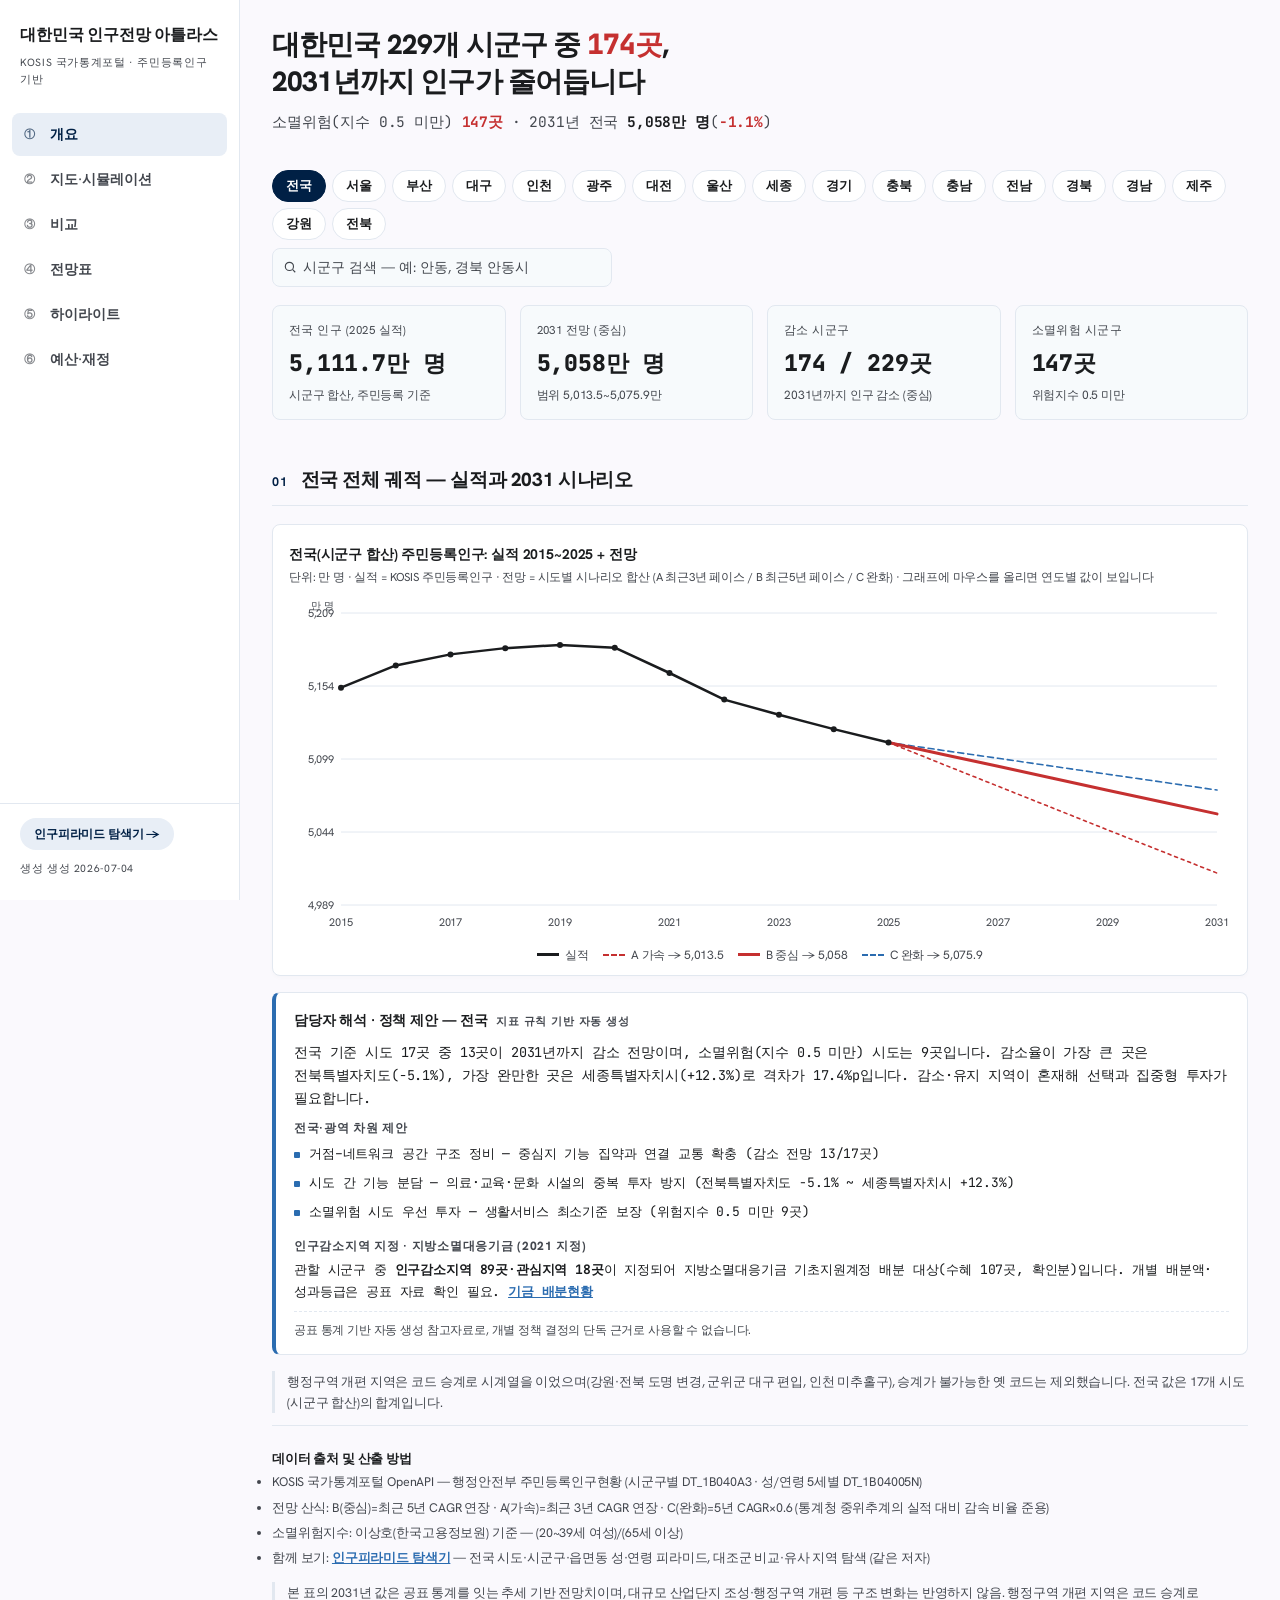
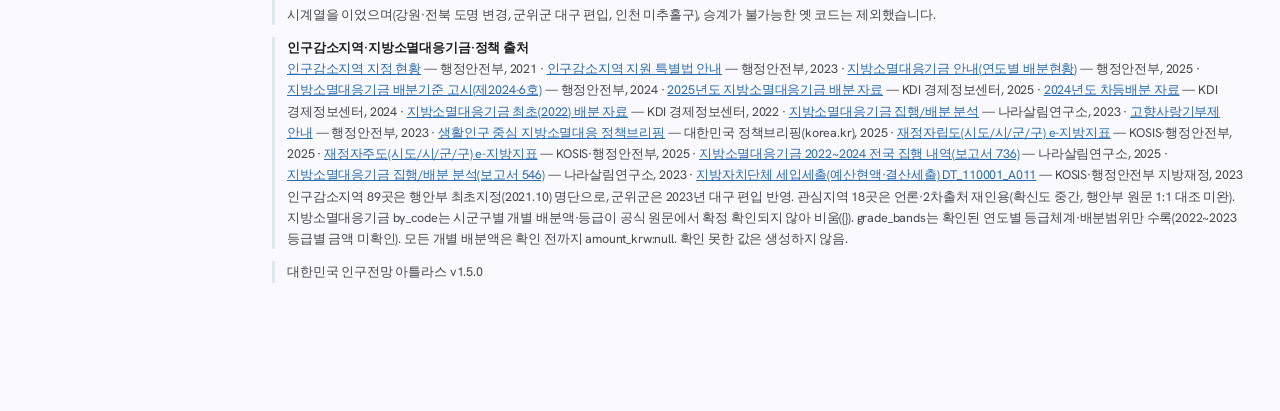
<file: index.html>
<!DOCTYPE html>
<html lang="ko"><head>
<meta charset="UTF-8"><meta name="viewport" content="width=device-width,initial-scale=1.0">
<title>대한민국 인구전망 아틀라스</title>
<meta name="description" content="전국 17개 시도·229개 시군구의 2031 인구 전망과 소멸위험을 지도·카토그램·연도 시뮬레이션·인구 피라미드로 탐색하는 아틀라스">
<!-- 차트는 인라인 SVG로 직접 렌더링: 외부 라이브러리/CDN 불필요 -->
<link rel="preconnect" href="https://fonts.googleapis.com">
<link rel="preconnect" href="https://fonts.gstatic.com" crossorigin>
<link href="https://fonts.googleapis.com/css2?family=Hanken+Grotesk:wght@400;600;700;800&family=JetBrains+Mono:wght@400;500;600&display=swap" rel="stylesheet">
<style>
:root{
  --paper:#faf9fd;--card:#fff;--gray:#F7FAFC;
  --ink:#1a1c1e;--soft:#43474e;--line:#E2E8F0;
  --primary:#002045;--primary-tint:#E8EEF6;
  --sea:#2B6CB0;--red:#C53030;--risk:#DD6B20;
  --male:#3182CE;--female:#D53F8C;
}
*{margin:0;padding:0;box-sizing:border-box}
body{background:var(--paper);color:var(--ink);font-family:'Hanken Grotesk','Apple SD Gothic Neo','Malgun Gothic','Noto Sans KR',sans-serif;font-size:15.5px;line-height:1.7;letter-spacing:-.01em}
.num{font-family:'JetBrains Mono','Apple SD Gothic Neo',monospace;font-variant-numeric:tabular-nums}
.wrap{max-width:1120px;margin:0 auto;padding:0 22px}
/* ── 앱 셸: 좌측 사이드바 내비게이션 + 본문 ── */
.shell{display:flex;align-items:flex-start;min-height:100vh}
.sidebar{width:240px;flex-shrink:0;background:var(--card);border-right:1px solid var(--line);position:sticky;top:0;height:100vh;display:flex;flex-direction:column;overflow-y:auto}
.sidebar-top{padding:24px 20px 18px}
.brand{font-size:16px;font-weight:800;line-height:1.35;word-break:keep-all;color:var(--ink)}
.brand-meta{font-size:10.5px;color:var(--soft);letter-spacing:.06em;text-transform:uppercase;margin-top:8px}
.navlist{display:flex;flex-direction:column;gap:2px;padding:6px 12px;flex:1}
.navbtn{display:flex;align-items:center;gap:10px;border:none;background:none;text-align:left;width:100%;padding:10px 12px;border-radius:8px;font:inherit;font-size:13.5px;font-weight:600;color:var(--soft);cursor:pointer}
.navbtn:hover{background:var(--gray)}
.navbtn.active{background:var(--primary-tint);color:var(--primary)}
.navbtn .nb-ic{font-size:10.5px;font-weight:800;opacity:.65;width:16px;flex-shrink:0}
.sidebar-bottom{padding:14px 20px 22px;border-top:1px solid var(--line)}
.content{flex:1;min-width:0;padding:26px 32px 60px}
@media(max-width:900px){.shell{flex-direction:column}.sidebar{width:100%;height:auto;position:relative;flex-direction:row;align-items:center;overflow-x:auto;border-right:none;border-bottom:1px solid var(--line)}
 .sidebar-top{padding:14px 16px}.navlist{flex-direction:row;padding:6px 8px}.navbtn{white-space:nowrap}.sidebar-bottom{display:none}.content{padding:18px 16px 48px}}
.topbar{padding-bottom:6px}
h1{font-size:clamp(20px,3.4vw,28px);font-weight:800;line-height:1.32;letter-spacing:-.03em;word-break:keep-all}
h1 .a{color:var(--red)}
.h1sub{margin-top:10px;font-size:14.5px;color:var(--soft);word-break:keep-all;line-height:1.65}
.h1sub b{color:var(--ink)}.h1sub b.rd{color:var(--red)}.h1sub b.se{color:var(--sea)}
/* 지역 선택 바 */
.regionbar{margin-top:18px}
.regbar{display:flex;flex-wrap:wrap;gap:6px;align-items:center}
.rbtn{border:1px solid var(--line);background:#fff;color:var(--ink);border-radius:20px;padding:4px 13px;font:inherit;font-size:13px;font-weight:700;cursor:pointer}
.rbtn:hover{border-color:var(--primary)}
.rbtn.on{background:var(--primary);border-color:var(--primary);color:#fff}
.rbtn.nat{border-width:1.5px;border-color:var(--primary)}
.kpirow{display:grid;grid-template-columns:repeat(4,1fr);gap:14px;margin:18px 0 8px}
.kpi{background:var(--gray);border:1px solid var(--line);border-radius:8px;padding:14px 16px}
.kpi small{display:block;font-size:11.5px;color:var(--soft);letter-spacing:.04em;margin-bottom:4px}
.kpi strong{font-size:clamp(18px,2.4vw,23px);font-weight:800;font-family:'JetBrains Mono',monospace}
.kpi span{display:block;font-size:12px;color:var(--soft);word-break:keep-all;margin-top:2px}
@media(max-width:760px){.kpirow{grid-template-columns:1fr 1fr}}
section{margin-top:44px}
.ch{display:flex;align-items:baseline;gap:12px;border-bottom:1px solid var(--line);padding-bottom:9px;margin-bottom:18px}
.ch em{font-style:normal;font-size:12.5px;font-weight:700;color:var(--primary);letter-spacing:.1em}
.ch h2{font-size:19px;font-weight:800;letter-spacing:-.02em}
p{margin-bottom:12px;word-break:keep-all}
.card{background:var(--card);border:1px solid var(--line);border-radius:8px;padding:18px 16px 10px;margin:16px 0;box-shadow:0 2px 4px rgba(26,32,44,.02)}
.card h3{font-size:14px;font-weight:700}
.card .src{font-size:11.5px;color:var(--soft);margin-bottom:10px}
.cbox{position:relative;height:340px}.cbox.tall{height:560px}
table{width:100%;border-collapse:collapse;background:var(--card);font-size:13.5px;margin:14px 0}
th,td{padding:9px 10px;border-bottom:1px solid var(--line);text-align:right;white-space:nowrap;font-family:'JetBrains Mono',monospace}
th:first-child,td:first-child{text-align:left;font-family:inherit}
thead th{border-top:1px solid var(--line);border-bottom:1.5px solid var(--ink);background:var(--gray);font-size:12px;font-family:'Hanken Grotesk',sans-serif;cursor:pointer;user-select:none}
thead th:hover{background:var(--primary-tint)}
td.down{color:var(--red);font-weight:600}td.up{color:var(--sea);font-weight:600}
.tag{display:inline-block;padding:1px 8px;border-radius:20px;font-size:11.5px;font-weight:700;font-family:'Hanken Grotesk',sans-serif}
.g0{background:#FBE4D5;color:#9A4A0E}.g1{background:#FDEEDC;color:#B5651D}
.g2{background:#FFF6DE;color:#8A6A12}.g3{background:#DCE9F5;color:#1D5490}.g4{background:#E8EEF6;color:#164070}
.tbl-scroll{overflow-x:auto}
footer{border-top:1px solid var(--line);padding:22px 0 56px;font-size:12.5px;color:var(--soft)}
footer li{padding:2px 0}
.note{font-size:12.5px;color:var(--soft);border-left:3px solid var(--line);padding-left:12px;margin:12px 0;word-break:keep-all}
#tip{position:fixed;z-index:99;background:#1a1c1e;color:#F1F0F4;font-size:12px;padding:8px 11px;border-radius:8px;pointer-events:none;display:none;max-width:280px;line-height:1.55;box-shadow:0 4px 16px rgba(0,0,0,.28)}
#tip b{color:#fff}#tip .tt{color:#A0AEC0;font-size:11px}
.simbar{display:flex;align-items:center;gap:12px;flex-wrap:wrap;margin:4px 0 14px}
.simbar button{border:none;background:var(--primary);color:#fff;border-radius:8px;padding:6px 14px;font:inherit;font-size:13px;font-weight:700;cursor:pointer}
.simbar button:hover{opacity:.88}
.simbar .yrwrap{flex:1;min-width:210px}
.simbar input[type=range]{width:100%;accent-color:var(--primary);height:24px;margin:0;cursor:pointer}
.yraxis{position:relative;height:30px;margin:-1px 9px 0}
.yraxis .tk{position:absolute;top:0;width:1px;height:4px;background:var(--line)}
.yraxis .tk.maj{height:7px;background:var(--soft)}
.yraxis .lb{position:absolute;top:8px;transform:translateX(-50%);font-size:10px;color:var(--soft);white-space:nowrap;font-family:'JetBrains Mono',monospace}
.yraxis .split{position:absolute;top:-1px;height:8px;border-left:1.5px dashed var(--red)}
.simbar .ylab{font-size:20px;font-weight:800;min-width:56px;text-align:center;font-family:'JetBrains Mono',monospace}
.simkpi{font-size:12.5px;color:var(--soft);margin-left:auto}
.maps2{display:grid;grid-template-columns:1fr 1fr;gap:14px}
@media(max-width:760px){.maps2{grid-template-columns:1fr}}
.maps2 h4{font-size:13px;font-weight:700;margin-bottom:4px}
.mapbox{position:relative;height:430px;background:var(--gray);border:1px solid var(--line);border-radius:16px;overflow:hidden}
.mapbox svg{display:block}
.map-sgg{stroke:#fff;stroke-width:.8;cursor:pointer;transition:fill .35s}
.map-sgg:hover{stroke:var(--primary);stroke-width:1.4}
.carto-c{stroke:#fff;stroke-width:1;cursor:pointer;transition:fill .35s,cx .5s ease,cy .5s ease,r .5s ease}
.carto-c:hover{stroke:var(--primary);stroke-width:1.5}
.carto-ring{fill:none;stroke:var(--male);stroke-width:2.5;pointer-events:none;display:none;transition:cx .5s ease,cy .5s ease,r .5s ease}
.carto-bg{fill:#E3E2E6;fill-opacity:.35;stroke:#fff;stroke-width:.8;pointer-events:none}
.leg{display:flex;align-items:center;gap:8px;font-size:11.5px;color:var(--soft);margin-top:10px;flex-wrap:wrap}
.leg .num{font-family:'JetBrains Mono',monospace}
.leg .bar{width:150px;height:10px;border-radius:5px;background:linear-gradient(90deg,#C53030,#F2EFEA,#2B6CB0);position:relative}
.leg .bar i{position:absolute;top:-3px;width:2px;height:16px;background:var(--male);border-radius:1px;transform:translateX(-1px);display:none;pointer-events:none}
.pane{display:none}.pane.active{display:block}
.sortbar{display:flex;gap:6px;flex-wrap:wrap;align-items:center;margin:0 0 10px}
.sortbar span{font-size:12px;color:var(--soft)}
.sbtn{border:1px solid var(--line);background:#fff;border-radius:20px;padding:4px 12px;font:inherit;font-size:12px;font-weight:700;color:var(--soft);cursor:pointer}
.sbtn.on{border-color:var(--primary);background:var(--primary);color:#fff}
.hlgrid{display:grid;grid-template-columns:repeat(3,1fr);gap:12px;margin:14px 0}
@media(max-width:760px){.hlgrid{grid-template-columns:1fr 1fr}}
.hlcard{background:var(--card);border:1px solid var(--line);border-radius:8px;padding:14px;cursor:pointer;box-shadow:0 2px 4px rgba(26,32,44,.02)}
.hlcard:hover{border-color:var(--primary);box-shadow:0 2px 8px rgba(26,32,44,.08)}
.hlcard small{display:block;font-size:11px;color:var(--soft);letter-spacing:.06em;margin-bottom:4px}
.hlcard b{font-size:18px;font-family:'JetBrains Mono',monospace}
.hlcard .v{font-size:13.5px;font-weight:700;margin-top:2px}
.ranks{display:grid;grid-template-columns:1fr 1fr;gap:14px}
@media(max-width:760px){.ranks{grid-template-columns:1fr}}
.rk{background:var(--card);border:1px solid var(--line);border-radius:8px;padding:14px;box-shadow:0 2px 4px rgba(26,32,44,.02)}
.rk h4{font-size:13px;margin-bottom:8px}
.rk ol{margin-left:0}
.rk li{list-style:none;display:flex;justify-content:space-between;gap:8px;padding:5px 2px;border-bottom:1px dashed var(--line);cursor:pointer;font-size:13px}
.rk li:hover{background:var(--gray)}
.brief{background:var(--card);border:1px solid var(--line);border-left:4px solid var(--sea);border-radius:8px;padding:16px 18px 12px;margin:16px 0}
.brief h3{font-size:14px;font-weight:800;display:flex;align-items:baseline;gap:8px;flex-wrap:wrap;margin-bottom:8px}
.brief h3 .bd{font-size:10.5px;font-weight:700;color:var(--soft);letter-spacing:.08em}
.brief p{font-size:13.5px;margin-bottom:8px}
.brief ul{margin:2px 0 10px;padding:0}
.brief li{list-style:none;font-size:13px;padding:4px 0 4px 15px;position:relative;word-break:keep-all;line-height:1.6}
.brief li::before{content:'';position:absolute;left:0;top:12px;width:6px;height:6px;background:var(--sea);border-radius:1px}
.brief .bh{font-size:12px;font-weight:800;color:var(--soft);letter-spacing:.06em;margin-bottom:2px}
.brief .dis{font-size:11.5px;color:var(--soft);border-top:1px dashed var(--line);padding-top:8px;margin-top:4px;margin-bottom:2px}
.pyrlink{display:inline-block;border-radius:20px;padding:6px 14px;font-size:12px;font-weight:700;color:var(--primary);text-decoration:none;background:var(--primary-tint);white-space:nowrap}
.pyrlink:hover{background:var(--primary);color:#fff}
.srchwrap{position:relative;margin-top:8px}
#srch{width:100%;max-width:340px;border:1px solid var(--line);border-radius:8px;padding:7px 12px 7px 30px;font:inherit;font-size:13.5px;background:var(--gray);background-image:url("data:image/svg+xml,%3Csvg xmlns='http://www.w3.org/2000/svg' width='14' height='14' viewBox='0 0 24 24' fill='none' stroke='%2343474e' stroke-width='2'%3E%3Ccircle cx='11' cy='11' r='7'/%3E%3Cline x1='21' y1='21' x2='16.65' y2='16.65'/%3E%3C/svg%3E");background-repeat:no-repeat;background-position:10px center}
#srch::placeholder{color:var(--soft)}
#srch:focus{outline:none;box-shadow:0 0 0 2px var(--sea);background-color:#fff}
.srchdrop{position:absolute;z-index:60;top:calc(100% + 4px);left:0;width:100%;max-width:340px;background:#fff;border:1px solid var(--line);border-radius:8px;max-height:320px;overflow-y:auto;box-shadow:0 8px 24px rgba(0,0,0,.14);display:none}
.srchdrop .it{padding:8px 12px;font-size:13px;cursor:pointer;display:flex;justify-content:space-between;gap:8px;align-items:baseline}
.srchdrop .it:hover,.srchdrop .it.sel{background:var(--primary-tint)}
.srchdrop .it small{color:var(--soft);font-size:11px;white-space:nowrap}
.cmpsel{border:1px solid var(--line);border-radius:8px;padding:6px 9px;font:inherit;font-size:13px;background:#fff;max-width:44%}
#boot{padding:80px 22px;text-align:center;color:var(--soft);font-size:14px}
#app{display:none}
</style></head><body>

<div id="boot">데이터를 불러오는 중입니다…</div>

<div id="app">
<div class="shell">
<aside class="sidebar">
  <div class="sidebar-top">
    <div class="brand">대한민국 인구전망 아틀라스</div>
    <div class="brand-meta">KOSIS 국가통계포털 · 주민등록인구 기반</div>
  </div>
  <nav class="navlist" id="tabs" role="tablist">
    <button class="navbtn active" data-t="t1" type="button"><span class="nb-ic">①</span>개요</button>
    <button class="navbtn" data-t="t4" type="button"><span class="nb-ic">②</span>지도·시뮬레이션</button>
    <button class="navbtn" data-t="t3" type="button"><span class="nb-ic">③</span>비교</button>
    <button class="navbtn" data-t="t2" type="button"><span class="nb-ic">④</span>전망표</button>
    <button class="navbtn" data-t="t5" type="button"><span class="nb-ic">⑤</span>하이라이트</button>
    <button class="navbtn" data-t="t6" type="button"><span class="nb-ic">⑥</span>예산·재정</button>
  </nav>
  <div class="sidebar-bottom">
    <a class="pyrlink" id="pyrTop" href="https://pop-pyramid.vercel.app" target="_blank" rel="noreferrer">인구피라미드 탐색기 →</a>
    <div class="brand-meta" style="margin-top:10px">생성 <span id="mGen"></span></div>
  </div>
</aside>
<main class="content">
  <div class="wrap" style="max-width:100%;padding:0">
  <div class="topbar">
    <h1 id="h1"></h1>
    <p class="h1sub num" id="h1sub"></p>
  </div>

  <div class="regionbar">
    <div class="regbar" id="regbar"></div>
    <div class="srchwrap"><input id="srch" type="search" placeholder="시군구 검색 — 예: 안동, 경북 안동시" autocomplete="off" aria-label="전국 시도·시군구 검색"><div class="srchdrop" id="srchDrop"></div></div>
  </div>

  <div class="kpirow">
    <div class="kpi"><small id="k1t"></small><strong class="num" id="k1v"></strong><span id="k1s"></span></div>
    <div class="kpi"><small>2031 전망 (중심)</small><strong class="num" id="k2v"></strong><span id="k2s"></span></div>
    <div class="kpi"><small id="k3t"></small><strong class="num" id="k3v"></strong><span id="k3s"></span></div>
    <div class="kpi"><small id="k4t"></small><strong class="num" id="k4v"></strong><span id="k4s"></span></div>
  </div>

  <section class="pane active" id="t1">
    <div class="ch" style="margin-top:28px"><em>01</em><h2 id="h01"></h2></div>
    <div class="card"><h3 id="fanTitle"></h3>
      <div class="src" id="fanSrc"></div>
      <div class="cbox"><div id="fan" style="width:100%;height:100%"></div></div>
      <div id="fanlegend" style="display:flex;flex-wrap:wrap;gap:14px;justify-content:center;font-size:12px;color:var(--soft);margin-top:8px"></div></div>
    <div class="brief" id="regBrief"></div>
    <p class="note" id="note1"></p>
  </section>

  <section class="pane" id="t2">
    <div class="ch" style="margin-top:28px"><em>02</em><h2 id="h02"></h2></div>
    <p>소멸위험지수 = 20~39세 여성 ÷ 65세 이상 (이상호 지수, 0.5 미만 소멸위험 진입 · 0.2 미만 고위험).</p>
    <div class="sortbar"><span>빠른 정렬</span>
      <button class="sbtn on" data-qs="pop_last:desc" type="button">인구 많은 순</button>
      <button class="sbtn" data-qs="chg:asc" type="button">감소 큰 순</button>
      <button class="sbtn" data-qs="risk_idx:asc" type="button">소멸위험 큰 순</button>
      <button class="sbtn" data-qs="old_pct:desc" type="button">고령비중 높은 순</button>
      <button class="sbtn" data-qs="name:asc" type="button">가나다</button>
      <span style="margin-left:6px">열 머리글 클릭으로도 정렬됩니다</span>
    </div>
    <div class="tbl-scroll"><table id="tbl" class="num">
      <thead><tr>
        <th data-k="name" id="thName">지역</th><th data-k="pop_last" id="thPop"></th>
        <th data-k="cagr5">연평균 증감률</th><th data-k="p2031_B">2031 전망(중심)</th>
        <th data-k="chg" id="thChg"></th><th data-k="old_pct">고령비중</th>
        <th data-k="risk_idx">소멸위험지수</th><th data-k="risk_idx2">등급</th>
      </tr></thead><tbody id="tb"></tbody>
    </table></div>
  </section>

  <section class="pane" id="t3">
    <div class="ch" style="margin-top:28px"><em>03</em><h2 id="h03"></h2></div>
    <div class="sortbar"><span>정렬</span>
      <button class="sbtn on" data-bs="asc" type="button">감소 큰 순</button>
      <button class="sbtn" data-bs="desc" type="button">증가/선방 순</button>
      <button class="sbtn" data-bs="pop" type="button">인구 큰 순</button>
      <button class="sbtn" data-bs="name" type="button">가나다</button>
      <span style="margin-left:6px" id="barHint">막대에 올리면 상세, 클릭하면 지도 탭에 고정</span>
    </div>
    <div class="card"><div class="cbox tall" id="barsBox"><div id="bars" style="width:100%;height:100%"></div></div></div>
    <div class="ch" style="margin-top:40px"><em>03·2</em><h2>두 지역 나란히 비교</h2></div>
    <p>전국 어느 시도·시군구든 두 곳을 골라 인구 추이·2031 전망·연령구조·재정 지표를 나란히 비교합니다.</p>
    <div class="card">
      <div style="display:flex;gap:8px;flex-wrap:wrap;align-items:center;margin-bottom:4px">
        <select id="cmpA" class="cmpsel" aria-label="비교 지역 A"></select>
        <button id="cmpSwap" type="button" title="좌우 바꾸기" style="border:1px solid var(--line);background:#fff;border-radius:8px;padding:5px 10px;font:inherit;font-size:13px;cursor:pointer">⇄</button>
        <select id="cmpB" class="cmpsel" aria-label="비교 지역 B"></select>
      </div>
      <div id="cmpOut"></div>
    </div>
  </section>

  <section class="pane" id="t4">
    <div class="ch" style="margin-top:28px"><em>04</em><h2 id="h04"></h2></div>
    <p id="mapGuide"></p>
    <div class="card">
      <div class="simbar">
        <button id="play" type="button">▶ 재생</button>
        <div class="yrwrap"><input id="yr" type="range" min="0" max="0" value="0" step="1" aria-label="연도 선택(끌어서 이동)"><div class="yraxis" id="yraxis"></div></div>
        <span class="ylab num" id="ylab"></span>
        <select id="pick" aria-label="지역 선택" style="border:1px solid var(--line);border-radius:8px;padding:5px 8px;font:inherit;font-size:12.5px"></select>
        <span class="simkpi num" id="simkpi"></span>
      </div>
      <div class="sortbar" style="margin:8px 0 6px">
        <span>지도 색 기준</span>
        <button class="sbtn on" data-mm="chg" type="button">증감률</button>
        <button class="sbtn" data-mm="pop" type="button">인구수</button>
        <span data-msx style="display:none;margin-left:8px">스케일</span>
        <button class="sbtn" data-ms="lin" type="button" style="display:none">선형</button>
        <button class="sbtn on" data-ms="log" type="button" style="display:none">로그</button>
        <span id="mmHint" style="margin-left:6px">색 = 시작연도 대비 증감률</span>
      </div>
      <div class="maps2">
        <div><h4>행정 경계 지도 <span style="color:var(--soft);font-weight:400" id="mapSub"></span></h4><div class="mapbox" id="map"></div></div>
        <div><h4>카토그램 <span style="color:var(--soft);font-weight:400">· 원 면적 = 그 해 인구</span></h4><div class="mapbox" id="carto"></div></div>
      </div>
      <div class="leg"><span id="legLab"></span><span class="num" id="legMin">−25%</span><span class="bar" id="legBar"><i id="legMark"></i></span><span class="num" id="legMax">+10%</span></div>
      <div id="detail"></div>
    </div>
  </section>

  <section class="pane" id="t5">
    <div class="ch" style="margin-top:28px"><em>05</em><h2>하이라이트 — 한눈에 보는 기록들</h2></div>
    <p>카드나 순위를 클릭하면 지도·시뮬레이션 탭에서 해당 지역 상세가 열립니다.</p>
    <div class="hlgrid" id="hlgrid"></div>
    <div class="ranks" id="ranks"></div>
  </section>

  <section class="pane" id="t6">
    <div class="ch" style="margin-top:28px"><em>06</em><h2 id="h06"></h2></div>
    <p id="budGuide"></p>
    <div class="hlgrid" id="budKpi"></div>
    <div class="card"><h3>재정자립도 × 주민 1인당 세출</h3>
      <div class="src" id="budScatSrc"></div>
      <div class="sortbar" style="margin:2px 0 6px"><span>1인당 세출(y축) 스케일</span>
        <button class="sbtn on" data-bss="lin" type="button">선형</button>
        <button class="sbtn" data-bss="log" type="button">로그</button>
      </div>
      <div class="cbox" id="budScatBox"><div id="budScat" style="width:100%;height:100%"></div></div>
      <div class="leg" id="budLeg" style="gap:14px"></div></div>
    <div class="sortbar"><span>빠른 정렬</span>
      <button class="sbtn on" data-us="fi:asc" type="button">자립도 낮은 순</button>
      <button class="sbtn" data-us="fi:desc" type="button">자립도 높은 순</button>
      <button class="sbtn" data-us="pc:desc" type="button">1인당 세출 높은 순</button>
      <button class="sbtn" data-us="bud:desc" type="button">예산 큰 순</button>
      <button class="sbtn" data-us="name:asc" type="button">가나다</button>
      <span style="margin-left:6px">행을 클릭하면 해당 지역 상세로 이동합니다</span>
    </div>
    <div class="tbl-scroll"><table class="num">
      <thead><tr><th>지역</th><th>시도</th><th>재정자립도</th><th>재정자주도</th><th>예산현액</th><th>결산세출</th><th>1인당 세출</th><th>인구감소지역</th></tr></thead>
      <tbody id="budTb"></tbody></table></div>
    <div class="brief" id="budFund" style="display:none"></div>
    <div class="card" id="finCard" style="display:none;margin-top:16px"><h3 id="finT"></h3>
      <div class="src" id="finSrc"></div>
      <div style="margin:2px 0 12px"><select id="finSel" class="cmpsel" style="max-width:300px" aria-label="심층 재정 지역 선택"></select></div>
      <div class="maps2">
        <div><h4 id="finFldT"></h4><div id="finFld"></div></div>
        <div><h4 id="finFiT"></h4><div id="finFi"></div><h4 id="finIncT" style="margin-top:16px"></h4><div id="finInc"></div></div>
      </div>
      <p class="note" id="finNote" style="margin-top:10px"></p>
    </div>
    <p class="note" id="budNote"></p>
  </section>
  </div>

  <footer>
    <b style="color:var(--ink)">데이터 출처 및 산출 방법</b>
    <ul>
      <li id="ftSrc"></li>
      <li>전망 산식: B(중심)=최근 5년 CAGR 연장 · A(가속)=최근 3년 CAGR 연장 · C(완화)=5년 CAGR×0.6 (통계청 중위추계의 실적 대비 감속 비율 준용)</li>
      <li>소멸위험지수: 이상호(한국고용정보원) 기준 — (20~39세 여성)/(65세 이상)</li>
      <li>함께 보기: <a href="https://pop-pyramid.vercel.app" target="_blank" rel="noreferrer" style="color:var(--sea);font-weight:700">인구피라미드 탐색기</a> — 전국 시도·시군구·읍면동 성·연령 피라미드, 대조군 비교·유사 지역 탐색 (같은 저자)</li>
    </ul>
    <p class="note" style="margin-top:12px" id="ftNote"></p>
    <p class="note" id="declSrc" style="margin-top:8px;display:none"></p>
    <p class="note" style="margin-top:8px">대한민국 인구전망 아틀라스 v1.5.0</p>
  </footer>
</main>
</div>
<div id="tip"></div>
</div>

<script>
'use strict';
const ink='#1a1c1e',soft='#43474e',line='#E2E8F0',sea='#2B6CB0',red='#C53030',risk='#DD6B20';
const pyrM='#3182CE',pyrF='#D53F8C',pyrC='#002045'; // Ethos Demographic Atlas 배색(male-data/female-data)
const femPattern=(svg,pid)=>{const defs=el('defs',{});const pat=el('pattern',{id:pid,width:4,height:4,patternTransform:'rotate(45)',patternUnits:'userSpaceOnUse'});
 pat.appendChild(el('rect',{width:4,height:4,fill:pyrF}));
 pat.appendChild(el('line',{x1:0,y1:0,x2:0,y2:4,stroke:'rgba(255,255,255,.28)','stroke-width':1}));
 defs.appendChild(pat);svg.appendChild(defs);};
const SVGNS='http://www.w3.org/2000/svg';
const el=(t,a,x)=>{const e=document.createElementNS(SVGNS,t);for(const k in a)e.setAttribute(k,a[k]);if(x!=null)e.textContent=x;return e;};
const $=id=>document.getElementById(id);
const f=n=>n==null?'-':n.toLocaleString('ko-KR');
const G=k=>k==null?'-':k<0.2?'<span class="tag g0">소멸 고위험</span>':k<0.5?'<span class="tag g1">소멸위험 진입</span>':k<1?'<span class="tag g2">소멸 주의</span>':k<1.5?'<span class="tag g3">보통</span>':'<span class="tag g4">저위험</span>';

/* ── 전역 상태 (지역 전환 시 initRegion에서 재구성) ── */
let A=null,D=null;
let rowsAll=[],byCode={},SIM=null,YRS=[],yi=0,playing=null,pinned=null,cartoNodes=null,sparkFn=null,simTot0=0,hovered=null;
let rows=[],barSort='asc',mapEls={},cartoEls={};
const REF={};const reg=(c,e)=>{(REF[c]||(REF[c]=[])).push(e)};
const hl=(c,on)=>{(REF[c]||[]).forEach(e=>{e.setAttribute('stroke',on?'#111':(e.dataset.s0||'#fff'));e.setAttribute('stroke-width',on?2.4:(e.dataset.w0||1))})};
const shortNm=n=>D.isNat?n:n.replace(/(시|군|구)$/,'');
const unit=()=>D.isNat?'시도':'시군구';

/* ── 공용 툴팁 ── */
const tip=$('tip');
function showTip(h,x,y){tip.innerHTML=h;tip.style.display='block';const w=tip.offsetWidth,ht=tip.offsetHeight;
 let L=x+14,T=y+16;if(L+w>innerWidth-8)L=x-w-14;if(T+ht>innerHeight-8)T=y-ht-16;tip.style.left=L+'px';tip.style.top=T+'px';}
const hideTip=()=>{tip.style.display='none'};
/* 툴팁이 화면에 남는 것 방지: 스크롤·차트 밖 이동·터치·탭 전환 시 즉시 숨김 + 강조 해제 */
const clearHl=()=>{for(const c in REF)hl(c,false)};
addEventListener('scroll',()=>{hideTip();clearHl()},true);
document.addEventListener('mousemove',e=>{if(tip.style.display==='block'&&!(e.target.closest&&e.target.closest('svg')))
 {hideTip();clearHl();}},true);
document.addEventListener('touchstart',e=>{if(!(e.target.closest&&e.target.closest('svg'))){hideTip();clearHl();}},true);

/* ── 탭 ── */
$('tabs').addEventListener('click',e=>{const b=e.target.closest('.navbtn');if(!b)return;
 document.querySelectorAll('.navbtn').forEach(x=>x.classList.toggle('active',x===b));
 document.querySelectorAll('.pane').forEach(p=>p.classList.toggle('active',p.id===b.dataset.t));
 requestAnimationFrame(redraw);});
const goTab=id=>document.querySelector(`.navbtn[data-t="${id}"]`).click();

/* ── 지역 뷰 구성 ── */
function natView(){
 const feats=[];let bb=[999,999,-999,-999];
 A.sido.forEach(s=>{if(!s.geo)return;
  s.geo.features.forEach(ft=>feats.push({code:s.code,name:s.short,rings:ft.rings}));
  const b=s.geo.bbox;bb=[Math.min(bb[0],b[0]),Math.min(bb[1],b[1]),Math.max(bb[2],b[2]),Math.max(bb[3],b[3])];});
 return {key:'KR',isNat:true,name:'전국',rows:A.national.rows,fan:A.national.fan,
  sim:A.national.sim,geo:{features:feats,bbox:bb},cent:A.national.cent,
  pyr:A.national.pyr,pyrAll:A.national.pyrAll,pyrSeries:A.national.pyrSeries||{}};
}
function sidoView(code){const s=A.sido.find(x=>x.code===code);
 return {key:s.code,isNat:false,name:s.short,fullName:s.name,rows:s.rows,fan:s.fan,
  sim:s.sim,geo:s.geo,cent:s.cent,pyr:s.pyr,pyrAll:s.pyrAll,pyrSeries:s.pyrSeries||{}};
}
function enterSido(code){selectRegion(code);}
function selectRegion(key){
 if(playing){clearInterval(playing);playing=null;$('play').textContent='▶ 재생';}
 pinned=null;sparkFn=null;$('detail').innerHTML='';
 D=(key==='KR')?natView():sidoView(key);
 try{history.replaceState(null,'','#'+key);}catch(e){}
 document.querySelectorAll('.rbtn').forEach(b=>b.classList.toggle('on',b.dataset.r===key));
 initRegion();
}

/* ── 지역 초기화: 파생값·텍스트·표·픽커·하이라이트 재구성 ── */
function initRegion(){
 rowsAll=D.rows.map(r=>({...r,chg:(r.p2031_B-r.pop_last)/r.pop_last*100}));
 byCode={};rowsAll.forEach(r=>byCode[r.code]=r);
 SIM=D.sim;YRS=SIM.years;yi=SIM.actualN-1;
 simTot0=0;rowsAll.forEach(r=>simTot0+=SIM.byCode[r.code][0]);
 const M=A.meta,lastY=M.last,startY=M.start;
 /* 헤드라인·KPI는 항상 시군구 단위로 집계 (전국 뷰 = 전 시도 시군구 합산) */
 let sgg;
 if(D.isNat){sgg=[];A.sido.forEach(s=>s.rows.forEach(r=>sgg.push({...r,chg:(r.p2031_B-r.pop_last)/r.pop_last*100})));}
 else sgg=rowsAll;
 const sggTot=sgg.length,sggDecl=sgg.filter(r=>r.chg<0).length,sggRisk=sgg.filter(r=>r.risk_idx!=null&&r.risk_idx<0.5).length;
 const hNm=D.isNat?'대한민국':(D.fullName||D.name);
 const totChg=(D.fan.endB/D.fan.actual[SIM.actualN-1]-1)*100;
 $('h1').innerHTML=sggDecl>0
  ?`${hNm} ${sggTot}개 시군구 중 <span class="a num">${sggDecl}곳</span>,<br>2031년까지 인구가 줄어듭니다`
  :`${hNm} ${sggTot}개 시군구,<br>2031년까지 인구가 유지·증가할 전망입니다`;
 $('h1sub').innerHTML=`소멸위험(지수 0.5 미만) <b class="rd">${sggRisk}곳</b> · 2031년 ${D.name} <b>${f(D.fan.endB)}만 명</b>(<b class="${totChg<0?'rd':'se'}">${totChg>=0?'+':''}${totChg.toFixed(1)}%</b>)`;
 $('mGen').textContent='생성 '+M.generated;
 $('k1t').textContent=`${D.name} 인구 (${lastY} 실적)`;
 $('k1v').textContent=D.fan.actual[SIM.actualN-1].toLocaleString('ko-KR')+'만 명';
 $('k1s').textContent='시군구 합산, 주민등록 기준';
 $('k2v').textContent=D.fan.endB.toLocaleString('ko-KR')+'만 명';
 $('k2s').textContent=`범위 ${D.fan.endA.toLocaleString('ko-KR')}~${D.fan.endC.toLocaleString('ko-KR')}만`;
 $('k3t').textContent='감소 시군구';
 $('k3v').textContent=`${sggDecl} / ${sggTot}곳`;
 $('k3s').textContent='2031년까지 인구 감소 (중심)';
 $('k4t').textContent='소멸위험 시군구';
 $('k4v').textContent=`${sggRisk}곳`;
 $('k4s').textContent='위험지수 0.5 미만';
 $('h01').textContent=`${D.name} 전체 궤적 — 실적과 2031 시나리오`;
 $('fanTitle').textContent=`${D.name}(시군구 합산) 주민등록인구: 실적 ${startY}~${lastY} + 전망`;
 $('fanSrc').textContent=`단위: 만 명 · 실적 = KOSIS 주민등록인구 · 전망 = ${unit()}별 시나리오 합산 (A 최근3년 페이스 / B 최근5년 페이스 / C 완화) · 그래프에 마우스를 올리면 연도별 값이 보입니다`;
 $('note1').textContent=M.note+(D.isNat?' 전국 값은 17개 시도(시군구 합산)의 합계입니다.':'');
 $('h02').textContent=`${unit()}별 2031 전망표`;
 $('thName').textContent=unit()==='시도'?'시도':'시군구';
 $('thPop').textContent=`${lastY} 인구`;
 $('thChg').textContent=`${lastY}→2031`;
 $('h03').textContent=`${unit()}별 증감률 비교 (${lastY}→2031, 중심 시나리오)`;
 $('barHint').textContent=D.isNat?'막대에 올리면 상세, 클릭하면 그 시도의 시군구 지도로 이동':'막대에 올리면 상세, 클릭하면 지도 탭에 고정';
 $('h04').textContent=`${unit()} 지도 · 카토그램 — 연도별 시뮬레이션`;
 $('mapGuide').innerHTML=D.isNat?'클릭하면 그 시도의 시군구 뷰로 이동합니다.':'클릭하면 아래에 상세 카드가 고정됩니다.';
 $('mapSub').textContent=`· 색 = ${startY} 대비 증감`;
 $('legLab').textContent=`${startY}년 대비`;
 $('ftSrc').textContent=M.source;
 $('ftNote').textContent=`본 표의 2031년 값은 공표 통계를 잇는 추세 기반 전망치이며, 대규모 산업단지 조성·행정구역 개편 등 구조 변화는 반영하지 않음. ${M.note}`;
 /* 표 */
 rows=[...rowsAll].sort((a,b)=>b.pop_last-a.pop_last);
 document.querySelectorAll('[data-qs]').forEach((x,i)=>x.classList.toggle('on',i===0));
 drawTable();
 /* 비교 막대 높이 */
 $('barsBox').style.height=Math.max(340,rowsAll.length*22+46)+'px';
 barSort='asc';document.querySelectorAll('[data-bs]').forEach((x,i)=>x.classList.toggle('on',i===0));
 /* 시뮬레이션 컨트롤 */
 const yrEl=$('yr');yrEl.max=YRS.length-1;yrEl.value=yi;
 (function(){const ax=$('yraxis'),n=YRS.length,pos=i=>n<=1?0:i/(n-1)*100,bi=SIM.actualN-1;
  let h='';YRS.forEach((yr,i)=>{const y=+yr,maj=(y%5===0)||i===0||i===n-1||i===bi;
   const lab=i===0||i===n-1||i===bi||(y%5===0&&Math.abs(i-(n-1))>1&&Math.abs(i-bi)>1);
   h+=`<span class="tk${maj?' maj':''}" style="left:${pos(i)}%"></span>`;
   if(lab)h+=`<span class="lb" style="left:${pos(i)}%">${yr}</span>`;});
  h+=`<span class="split" style="left:${pos(bi)}%"></span>`;
  ax.innerHTML=h;})();
 const pk=$('pick');
 pk.innerHTML=`<option value="">${unit()} 바로가기…</option>`+[...rowsAll].sort((a,b)=>a.name.localeCompare(b.name,'ko')).map(r=>`<option value="${r.code}">${r.name}</option>`).join('');
 buildRegionBrief();
 buildHighlights();
 buildBudget();
 try{buildFinance();}catch(e){}
 redraw();
 window.scrollTo({top:0});
}

/* ── 01 팬차트 ── */
function fanChart(host){
 const W=host.clientWidth||900,H=host.clientHeight||340,m={t:16,r:14,b:32,l:52};
 const iw=W-m.l-m.r,ih=H-m.t-m.b,yrs=D.fan.years,n=yrs.length;
 const svg=el('svg',{viewBox:`0 0 ${W} ${H}`,width:'100%',height:'100%',preserveAspectRatio:'xMidYMid meet'});
 const all=[].concat(D.fan.actual,D.fan.A,D.fan.B,D.fan.C).filter(v=>v!=null);
 let lo=Math.min(...all),hi=Math.max(...all);const pad=(hi-lo)*0.14||1;lo-=pad;hi+=pad;
 const X=i=>m.l+(n<=1?0:i*iw/(n-1)),Y=v=>m.t+ih-(v-lo)/(hi-lo)*ih;
 for(let t=0;t<=4;t++){const val=lo+(hi-lo)*t/4,y=Y(val);
  svg.appendChild(el('line',{x1:m.l,y1:y,x2:m.l+iw,y2:y,stroke:line,'stroke-width':1}));
  svg.appendChild(el('text',{x:m.l-7,y:y+4,'text-anchor':'end','font-size':11,fill:soft},val>=1000?Math.round(val).toLocaleString('ko-KR'):val.toFixed(0)));}
 yrs.forEach((yr,i)=>{if(i%2===0||i===n-1)svg.appendChild(el('text',{x:X(i),y:H-11,'text-anchor':'middle','font-size':11,fill:soft},yr));});
 svg.appendChild(el('text',{x:m.l-7,y:m.t-4,'text-anchor':'end','font-size':10,fill:soft},'만 명'));
 const line_=(arr,c,w,dash)=>{let d='';arr.forEach((v,i)=>{if(v==null)return;d+=(d?'L':'M')+X(i)+' '+Y(v);});if(!d)return;
  const p=el('path',{d,fill:'none',stroke:c,'stroke-width':w,'stroke-linejoin':'round','stroke-linecap':'round'});if(dash)p.setAttribute('stroke-dasharray',dash);svg.appendChild(p);};
 line_(D.fan.C,sea,1.6,'6 4');line_(D.fan.A,red,1.6,'3 4');line_(D.fan.B,red,3);line_(D.fan.actual,ink,2.5);
 D.fan.actual.forEach((v,i)=>{if(v!=null)svg.appendChild(el('circle',{cx:X(i),cy:Y(v),r:3,fill:ink}));});
 const guide=el('line',{x1:-9,x2:-9,y1:m.t,y2:m.t+ih,stroke:soft,'stroke-width':1,'stroke-dasharray':'3 3',opacity:0});svg.appendChild(guide);
 const ov=el('rect',{x:m.l,y:m.t,width:iw,height:ih,fill:'transparent'});
 ov.addEventListener('mousemove',ev=>{const rc=svg.getBoundingClientRect();const fx=(ev.clientX-rc.left)*W/rc.width;
  let i=Math.round((fx-m.l)/(iw/(n-1)));i=Math.max(0,Math.min(n-1,i));
  guide.setAttribute('x1',X(i));guide.setAttribute('x2',X(i));guide.setAttribute('opacity',1);
  const va=D.fan.actual[i];
  showTip(`<b>${yrs[i]}년</b><br>`+(va!=null?`실적 <b>${f(va)}만 명</b>`:`A ${f(D.fan.A[i])}만 · <b>B ${f(D.fan.B[i])}만</b> · C ${f(D.fan.C[i])}만`),ev.clientX,ev.clientY);});
 ov.addEventListener('mouseleave',()=>{hideTip();guide.setAttribute('opacity',0)});
 svg.appendChild(ov);host.appendChild(svg);
}

/* ── 02 표 + 빠른 정렬 ── */
function drawTable(){$('tb').innerHTML=rows.map(r=>
 `<tr><td><b>${r.name}</b></td><td>${f(r.pop_last)}</td>
 <td class="${r.cagr5<0?'down':'up'}">${(r.cagr5*100).toFixed(2)}%</td>
 <td>${f(r.p2031_B)}</td><td class="${r.chg<0?'down':'up'}">${r.chg.toFixed(1)}%</td>
 <td>${r.old_pct==null?'-':r.old_pct+'%'}</td><td>${r.risk_idx==null?'-':r.risk_idx.toFixed(2)}</td><td>${G(r.risk_idx)}</td></tr>`).join('')}
let asc=false;document.querySelectorAll('thead th').forEach(th=>th.onclick=()=>{const k=th.dataset.k;if(!k)return;
 asc=!asc;rows.sort((a,b)=>{const x=a[k.replace('2','')]??-1e18,y=b[k.replace('2','')]??-1e18;
 return (typeof x=='string')?(asc?x.localeCompare(y,'ko'):y.localeCompare(x,'ko')):(asc?x-y:y-x)});drawTable()});
document.querySelectorAll('[data-qs]').forEach(b=>b.onclick=()=>{
 document.querySelectorAll('[data-qs]').forEach(x=>x.classList.toggle('on',x===b));
 const[k,dir]=b.dataset.qs.split(':');
 rows.sort((a,c)=>{const x=a[k]??1e18,y=c[k]??1e18;return typeof x=='string'?(dir=='asc'?x.localeCompare(y,'ko'):y.localeCompare(x,'ko')):(dir=='asc'?x-y:y-x)});drawTable();});

/* ── 03 막대 ── */
const BSORT={asc:(a,b)=>a.chg-b.chg,desc:(a,b)=>b.chg-a.chg,pop:(a,b)=>b.pop_last-a.pop_last,name:(a,b)=>a.name.localeCompare(b.name,'ko')};
document.querySelectorAll('[data-bs]').forEach(b=>b.onclick=()=>{barSort=b.dataset.bs;
 document.querySelectorAll('[data-bs]').forEach(x=>x.classList.toggle('on',x===b));redraw();});
const rowTip=r=>`<b>${r.name}</b><br>${A.meta.last}년 ${f(r.pop_last)}명 → 2031년 ${f(r.p2031_B)}명 (<b>${r.chg>=0?'+':''}${r.chg.toFixed(1)}%</b>)<br>고령 ${r.old_pct==null?'-':r.old_pct+'%'} · 위험지수 ${r.risk_idx==null?'-':r.risk_idx.toFixed(2)}<br><span class="tt">${D.isNat?'클릭하면 그 시도의 시군구 지도로 이동':'클릭하면 지도 탭에 상세 고정'}</span>`;
function barChart(host){
 const rs=[...rowsAll].sort(BSORT[barSort]);
 const W=host.clientWidth||900,H=host.clientHeight||560,m={t:8,r:48,b:26,l:96};
 const iw=W-m.l-m.r,ih=H-m.t-m.b;
 const svg=el('svg',{viewBox:`0 0 ${W} ${H}`,width:'100%',height:'100%',preserveAspectRatio:'xMidYMid meet'});
 const vals=rs.map(r=>r.chg);let lo=Math.min(0,...vals),hi=Math.max(0,...vals);const pad=(hi-lo)*0.08||1;lo-=pad;hi+=pad;
 const X=v=>m.l+(v-lo)/(hi-lo)*iw,bh=ih/rs.length,bw=Math.min(bh*0.6,16),x0=X(0);
 svg.appendChild(el('line',{x1:x0,y1:m.t,x2:x0,y2:m.t+ih,stroke:soft,'stroke-width':1}));
 rs.forEach((r,i)=>{const yc=m.t+i*bh+bh/2,xv=X(r.chg),c=r.chg<0?red:sea,x=Math.min(x0,xv),w=Math.abs(xv-x0);
  const rect=el('rect',{x,y:yc-bw/2,width:Math.max(w,1),height:bw,fill:c,rx:2,cursor:'pointer'});
  rect.dataset.s0='none';rect.dataset.w0='0';reg(r.code,rect);
  rect.addEventListener('mousemove',ev=>{showTip(rowTip(r),ev.clientX,ev.clientY);hl(r.code,true)});
  rect.addEventListener('mouseleave',()=>{hideTip();hl(r.code,false)});
  rect.addEventListener('click',()=>{hideTip();goTab('t4');if(D.isNat)enterSido(r.code);else pinDetail(r.code)});
  svg.appendChild(rect);
  svg.appendChild(el('text',{x:m.l-6,y:yc+4,'text-anchor':'end','font-size':11,fill:ink},r.name));
  svg.appendChild(el('text',{x:r.chg<0?x-4:x+w+4,y:yc+4,'text-anchor':r.chg<0?'end':'start','font-size':10.5,fill:c},r.chg.toFixed(1)+'%'));});
 svg.appendChild(el('text',{x:m.l+iw/2,y:H-6,'text-anchor':'middle','font-size':11,fill:soft},`% (${A.meta.last}→2031)`));
 host.appendChild(svg);
}

/* ── 04 지도·카토그램·연도 시뮬레이션 ── */
const lerp=(a,b,t)=>a+(b-a)*t;
function colFor(g){const R=[197,48,48],P=[247,250,252],S=[43,108,176];let c;
 if(g<=0){const t=Math.min(1,-g/25);c=[lerp(P[0],R[0],t),lerp(P[1],R[1],t),lerp(P[2],R[2],t)];}
 else{const t=Math.min(1,g/10);c=[lerp(P[0],S[0],t),lerp(P[1],S[1],t),lerp(P[2],S[2],t)];}
 return`rgb(${c.map(Math.round).join(',')})`;}
const pct=c=>{const s=SIM.byCode[c];return((s[yi]/s[0]-1)*100).toFixed(1)};
/* 지도 색 기준: chg=증감률(발산) / pop=인구수(순차, 선형·로그 스케일 선택) */
let mapMetric='chg',mapScale='log';
function popDomain(){let lo=Infinity,hi=0;
 rowsAll.forEach(r=>{const v=SIM.byCode[r.code][yi];if(v>0){if(v<lo)lo=v;if(v>hi)hi=v;}});
 return hi>0?[lo,hi]:[1,1];}
function popT(v,lo,hi){
 if(mapScale==='log'){const l0=Math.log(lo),l1=Math.log(hi);return l1>l0?(Math.log(Math.max(v,lo))-l0)/(l1-l0):0;}
 return hi>lo?(v-lo)/(hi-lo):0;}
function popCol(v,lo,hi){const t=popT(v,lo,hi),P=[247,250,252],S=[43,108,176];
 return`rgb(${[0,1,2].map(i=>Math.round(lerp(P[i],S[i],t))).join(',')})`;}
function mapLegend(lo,hi){
 if(mapMetric==='chg'){
  $('legLab').textContent=`${A.meta.start}년 대비`;
  $('legMin').textContent='−25%';$('legMax').textContent='+10%';
  $('legBar').style.background='linear-gradient(90deg,#C53030,#F7FAFC,#2B6CB0)';
  $('mapSub').textContent=`· 색 = ${A.meta.start} 대비 증감`;
 }else{
  $('legLab').textContent=`${YRS[yi]}년 인구 · ${mapScale==='log'?'로그':'선형'} 스케일`;
  $('legMin').textContent=f(lo)+'명';$('legMax').textContent=f(hi)+'명';
  $('legBar').style.background='linear-gradient(90deg,#F7FAFC,#2B6CB0)';
  $('mapSub').textContent=`· 색 = ${YRS[yi]}년 인구 (${mapScale==='log'?'로그':'선형'})`;
 }}
function legMark(code){
 const mk=$('legMark');if(!mk)return;
 if(!code||!byCode[code]){mk.style.display='none';return;}
 let t;
 if(mapMetric==='pop'){const[lo,hi]=popDomain();t=popT(SIM.byCode[code][yi],lo,hi);}
 else{const g=+pct(code);t=g<=0?.5*(1-Math.min(1,-g/25)):.5+.5*Math.min(1,g/10);}
 mk.style.left=(t*150)+'px';mk.style.display='block';}
function makeP(w,h,pad){const[b0,b1,b2,b3]=D.geo.bbox,kx=Math.cos((b1+b3)/2*Math.PI/180);
 const s=Math.min((w-2*pad)/((b2-b0)*kx),(h-2*pad)/(b3-b1));
 const ox=(w-(b2-b0)*kx*s)/2,oy=(h-(b3-b1)*s)/2;
 return p=>[ox+(p[0]-b0)*kx*s,oy+(b3-p[1])*s];}
function attach(e,code){
 e.addEventListener('mousemove',ev=>{const r=byCode[code];
  showTip(`<b>${r.name}</b> · ${YRS[yi]}년${yi>=SIM.actualN?' (전망)':''}<br>인구 <b>${f(SIM.byCode[code][yi])}</b>명 · ${A.meta.start} 대비 <b>${pct(code)}%</b><br>고령 ${r.old_pct==null?'-':r.old_pct+'%'} · 위험지수 ${r.risk_idx==null?'-':r.risk_idx.toFixed(2)}<br><span class="tt">${D.isNat?'클릭하면 시군구 뷰로 이동':'클릭하면 상세 카드 고정'}</span>`,ev.clientX,ev.clientY);hl(code,true);hovered=code;legMark(code);});
 e.addEventListener('mouseleave',()=>{hideTip();hl(code,false);hovered=null;legMark(pinned);});
 e.addEventListener('click',()=>{if(D.isNat){hideTip();enterSido(code);}else pinDetail(code);});}
function drawMap(host){host.innerHTML='';const W=host.clientWidth||460,H=host.clientHeight||430;
 const svg=el('svg',{viewBox:`0 0 ${W} ${H}`,width:'100%',height:'100%'});const P=makeP(W,H,10);mapEls={};
 D.geo.features.forEach(ft=>{const d=ft.rings.map(rg=>'M'+rg.map(pt=>{const q=P(pt);return q[0].toFixed(1)+' '+q[1].toFixed(1)}).join('L')+'Z').join('');
  const p=el('path',{d,class:'map-sgg',fill:'#E3E2E6'});p.dataset.s0='#fff';p.dataset.w0='.8';
  attach(p,ft.code);(mapEls[ft.code]||(mapEls[ft.code]=[])).push(p);reg(ft.code,p);svg.appendChild(p);});
 rowsAll.forEach(r=>{const c=D.cent[r.code];if(!c)return;const q=P(c);
  svg.appendChild(el('text',{x:q[0],y:q[1]+3,'text-anchor':'middle','font-size':9,fill:ink,'pointer-events':'none'},shortNm(r.name)));});
 host.appendChild(svg);}
function drawCarto(host){host.innerHTML='';const W=host.clientWidth||460,H=host.clientHeight||430;
 const svg=el('svg',{viewBox:`0 0 ${W} ${H}`,width:'100%',height:'100%'});const P=makeP(W,H,34);
 const maxP=Math.max(...rowsAll.map(r=>Math.max(...SIM.byCode[r.code])));
 window._ck=Math.min(W,H)*0.125/Math.sqrt(maxP);window._cwh=[W,H];
 const cb=D.geo.bbox,fallback=[(cb[0]+cb[2])/2,(cb[1]+cb[3])/2];
 D.geo.features.forEach(ft=>{const d=ft.rings.map(rg=>'M'+rg.map(pt=>{const q=P(pt);return q[0].toFixed(1)+' '+q[1].toFixed(1)}).join('L')+'Z').join('');
  svg.appendChild(el('path',{d,class:'carto-bg'}));});
 cartoNodes=rowsAll.map(r=>{const q=P(D.cent[r.code]||fallback);return{code:r.code,x:q[0],y:q[1]}});
 cartoEls={};
 cartoNodes.forEach(nd=>{const ring=el('circle',{class:'carto-ring',r:5});
  const c=el('circle',{class:'carto-c',r:5,fill:'#ccc'});c.dataset.s0='#fff';c.dataset.w0='1';
  attach(c,nd.code);reg(nd.code,c);
  const t1=el('text',{'text-anchor':'middle','font-size':10,'font-weight':700,fill:'#fff','pointer-events':'none'});
  const t2=el('text',{'text-anchor':'middle','font-size':9,fill:'rgba(255,255,255,.85)','pointer-events':'none'});
  cartoEls[nd.code]={c,t1,t2,ring};svg.appendChild(ring);svg.appendChild(c);svg.appendChild(t1);svg.appendChild(t2);});
 host.appendChild(svg);}
function relax(){const k=window._ck,[W,H]=window._cwh,R={};
 cartoNodes.forEach(nd=>R[nd.code]=k*Math.sqrt(SIM.byCode[nd.code][yi]));
 for(let it=0;it<90;it++){for(let i=0;i<cartoNodes.length;i++)for(let j=i+1;j<cartoNodes.length;j++){
   const a=cartoNodes[i],b=cartoNodes[j];let dx=b.x-a.x,dy=b.y-a.y;const d=Math.hypot(dx,dy)||.01,min=R[a.code]+R[b.code]+1.5;
   if(d<min){const push=(min-d)/2/d;a.x-=dx*push;a.y-=dy*push;b.x+=dx*push;b.y+=dy*push;}}
  cartoNodes.forEach(nd=>{const r=R[nd.code];nd.x=Math.max(r+2,Math.min(W-r-2,nd.x));nd.y=Math.max(r+2,Math.min(H-r-2,nd.y));});}
 return R;}
function update(){
 $('yr').value=yi;
 $('ylab').textContent=YRS[yi];
 let tot=0;rowsAll.forEach(r=>tot+=SIM.byCode[r.code][yi]);
 $('simkpi').textContent=`${D.name} 합계 ${(tot/10000).toFixed(1)}만 명 (${A.meta.start} 대비 ${((tot/simTot0-1)*100).toFixed(1)}%)`;
 const[plo,phi]=popDomain();
 const colOf=c=>mapMetric==='pop'?popCol(SIM.byCode[c][yi],plo,phi):colFor(+pct(c));
 mapLegend(plo,phi);
 rowsAll.forEach(r=>{const col=colOf(r.code);(mapEls[r.code]||[]).forEach(p=>p.setAttribute('fill',col));});
 if(cartoNodes){const R=relax();cartoNodes.forEach(nd=>{const e=cartoEls[nd.code];if(!e)return;const r=R[nd.code];
  e.c.setAttribute('cx',nd.x);e.c.setAttribute('cy',nd.y);e.c.setAttribute('r',r);e.c.setAttribute('fill',colOf(nd.code));
  const nm=shortNm(byCode[nd.code].name);
  const dk=mapMetric!=='pop'||popT(SIM.byCode[nd.code][yi],plo,phi)>=.5;
  e.t1.setAttribute('fill',dk?'#fff':ink);e.t2.setAttribute('fill',dk?'rgba(255,255,255,.85)':soft);
  e.t1.setAttribute('x',nd.x);e.t1.setAttribute('y',nd.y+(r>=16?0:3));e.t1.textContent=r>=9?nm:'';
  e.t2.setAttribute('x',nd.x);e.t2.setAttribute('y',nd.y+12);e.t2.textContent=r>=16?(SIM.byCode[nd.code][yi]/10000).toFixed(1)+'만':'';
  if(nd.code===pinned){e.ring.setAttribute('cx',nd.x);e.ring.setAttribute('cy',nd.y);e.ring.setAttribute('r',r+3);e.ring.style.display='block';}
  else e.ring.style.display='none';});}
 legMark(hovered||pinned);
 if(pinned&&sparkFn)sparkFn();
 if(pinned&&$('pyr'))pyramid($('pyr'),pinned);}
$('yr').addEventListener('input',e=>{yi=+e.target.value;update()});
$('play').addEventListener('click',()=>{const b=$('play');
 if(playing){clearInterval(playing);playing=null;b.textContent='▶ 재생';return;}
 if(yi>=YRS.length-1)yi=0;b.textContent='⏸ 정지';update();
 playing=setInterval(()=>{yi++;update();if(yi>=YRS.length-1){clearInterval(playing);playing=null;b.textContent='▶ 재생';}},620);});
$('pick').addEventListener('change',()=>{const v=$('pick').value;if(v)pinDetail(v)});
document.querySelectorAll('[data-mm]').forEach(b=>b.onclick=()=>{mapMetric=b.dataset.mm;
 document.querySelectorAll('[data-mm]').forEach(x=>x.classList.toggle('on',x===b));
 const pop=mapMetric==='pop';
 document.querySelectorAll('[data-ms],[data-msx]').forEach(x=>x.style.display=pop?'':'none');
 $('mmHint').textContent=pop?'색 = 그 해 인구수 (스케일 전환 가능 · 로그는 작은 지역 간 차이가 잘 보입니다)':'색 = 시작연도 대비 증감률';
 update();});
document.querySelectorAll('[data-ms]').forEach(b=>b.onclick=()=>{mapScale=b.dataset.ms==='log'?'log':'lin';
 document.querySelectorAll('[data-ms]').forEach(x=>x.classList.toggle('on',x===b));
 update();});
document.querySelectorAll('[data-bss]').forEach(b=>b.onclick=()=>{budScale=b.dataset.bss==='log'?'log':'lin';
 document.querySelectorAll('[data-bss]').forEach(x=>x.classList.toggle('on',x===b));
 const SC=$('budScat');if(SC){SC.innerHTML='';budScatter(SC);}});

/* ── 담당자 해석·정책 제안 (모든 문장을 해당 지역 실측 지표에서 규칙 기반 생성 · 근거 수치 괄호 병기) ── */
const DISC='공표 통계 기반 자동 생성 참고자료로, 개별 정책 결정의 단독 근거로 사용할 수 없습니다.';
const fmtPop=v=>v>=100000?(v/10000).toFixed(1)+'만 명':f(v)+'명';
const fmtChg=v=>(v>=0?'+':'')+v.toFixed(1)+'%';

/* ── 인구감소지역 지정·지방소멸대응기금·정책 실데이터 결합 (data/decline.json) ── */
let DECLINE=null;
const okm=v=>v==null?null:Math.round(v/100000000).toLocaleString('ko-KR')+'억원';
function decCode(code){return DECLINE&&DECLINE.designation&&DECLINE.designation.codes?DECLINE.designation.codes[code]:null;}
function sggAll(){if(D.isNat){const a=[];A.sido.forEach(s=>s.rows.forEach(r=>a.push(r)));return a;}return rowsAll;}
function sidoSgg(c){const s=A.sido.find(x=>x.code===c);return s?s.rows:[];}
function desigTag(d){
 if(d&&d.designated)return '<span class="tag g0">인구감소지역 지정</span>';
 if(d)return '<span class="tag g2">관심지역</span>';
 return '<span class="tag g3">미지정</span>';}
function fundBand(type){
 if(!DECLINE)return null;const b=(DECLINE.fund.grade_bands||[]).find(x=>x.year===2025);if(!b)return null;
 const rng=type==='designated'?b.designated_range_krw:b.interest_range_krw;
 return rng?okm(rng[0])+' ~ '+okm(rng[1]):null;}
function pickProfile(r){
 const pb=DECLINE.policy_playbook||[];let key;
 if(r.risk_idx!=null&&r.risk_idx<0.2)key='소멸_고위험';
 else if(r.risk_idx!=null&&r.risk_idx<0.5)key='위험_진입';
 else if(/시$/.test(r.name)&&r.chg<0)key='중견도시_감소';
 else key='정체_증가';
 return pb.find(p=>p.profile===key)||pb[0];}
function declSources(){const S=(DECLINE&&DECLINE.meta.sources)||[];
 return {desig:S.find(s=>/특별법/.test(s.name))||S[0]||null,
  fund:S.find(s=>/기금 안내|배분현황/.test(s.name))||S.find(s=>/localextinction/.test(s.url))||S[2]||null};}
function declineHTML(r){
 if(!DECLINE)return '';
 const dg=DECLINE.designation,src=declSources();
 const dsrc=src.desig,fsrc=src.fund;
 const srcLine=(dsrc&&fsrc)?`출처: <a href="${dsrc.url}" target="_blank" rel="noreferrer" style="color:${sea}">${dsrc.name}(${dsrc.org})</a> · <a href="${fsrc.url}" target="_blank" rel="noreferrer" style="color:${sea}">${fsrc.name}</a>`:'출처: 자료 없음';
 if(D.isNat){
  const list=sidoSgg(r.code);let des=0,intr=0;
  list.forEach(x=>{const d=decCode(x.code);if(d)d.designated?des++:intr++;});
  return `<div class="brief" style="margin:14px 0 0;border-left-color:${red}">
   <h3>인구감소지역 지정 · 지방소멸대응기금 <span class="bd">${dg.designated_year} 지정 · 행정안전부</span></h3>
   <p class="num">${r.name} 관할 시군구 중 <b class="rd">인구감소지역 ${des}곳</b>·<b>관심지역 ${intr}곳</b>이 지정되어 지방소멸대응기금 기초지원계정 배분 대상(수혜 ${des+intr}곳, 확인분)입니다. 개별 배분액·성과등급은 공표 자료 확인 필요.</p>
   <p class="dis">${srcLine}. ${DISC}</p></div>`;
 }
 const d=decCode(r.code),badge=desigTag(d);
 let fundLine;
 if(d&&d.designated){const band=fundBand('designated');
  fundLine=`지방소멸대응기금 기초지원계정 배분 대상. 개별 배분액·성과등급은 공표 자료 확인 필요이며, 확인된 2025년 인구감소지역 배분 범위는 <b>${band||'자료 없음'}</b>(기본+성과)입니다.`;}
 else if(d){const band=fundBand('interest');
  fundLine=`관심지역으로 기초지원계정 배분 대상. 개별 배분액·등급은 공표 자료 확인 필요, 확인된 2025년 관심지역 배분 범위는 <b>${band||'자료 없음'}</b>입니다.`;}
 else fundLine='인구감소지역·관심지역 미지정으로 기초지원계정 직접 배분 대상은 아니며, 광역지원계정 연계사업으로 간접 관련됩니다.';
 const pf=pickProfile(r);
 const meas=(pf.measures||[]).slice(0,3).map(m=>`<li>${m.title} — <b>${m.real_program}</b>${m.source_url?` <a href="${m.source_url}" target="_blank" rel="noreferrer" style="color:${sea};font-weight:700;text-decoration:none">[출처]</a>`:''}</li>`).join('');
 return `<div class="brief" style="margin:14px 0 0;border-left-color:${red}">
  <h3>인구감소지역 지정 · 지방소멸대응기금 · 대응정책 ${badge}<span class="bd">${dg.designated_year} 지정 · ${dg.next_reassessment} 재지정 예정</span></h3>
  <p class="num">근거: 인구감소지수 8개 지표 종합(연평균증감률·청년순이동·고령화 등), ${dg.designated_year}년 지정(${(dg.law||'').split('(')[0]}). ${fundLine}</p>
  <div class="bh">연계 가능한 실제 제도 (매칭 프로필: ${pf.profile.replace(/_/g,' ')})</div>
  <ul class="num">${meas}</ul>
  <p class="dis">${srcLine}. ${DISC}</p></div>`;}
/* ── 예산·재정 하위섹션 (재정자립도·예산규모·기금 집행률, 출처·연도 병기) ── */
function budgetHTML(r){
 if(!DECLINE||!DECLINE.budget)return '';
 const B=DECLINE.budget,bc=(B.by_code||{})[r.code]||null;
 let fiLine;
 if(bc&&bc.fiscal_independence_pct!=null){
  const yr=bc.fiscal_year||'';
  const af=bc.fiscal_independence_pct_after_reform!=null?` · 세입과목개편후 <b>${bc.fiscal_independence_pct_after_reform}%</b>`:'';
  const au=bc.fiscal_autonomy_pct!=null?` · 재정자주도 <b>${bc.fiscal_autonomy_pct}%</b>`:'';
  const sub=bc.level==='시도단위대체'?` <span style="color:${soft}">(자치구 지표 부재로 소속 시도 값 대체)</span>`:'';
  fiLine=`재정자립도 <b style="color:${sea}">${bc.fiscal_independence_pct}%</b> (${yr}년 · 세입과목개편전)${af}${au}.${sub}`;
 }else{
  fiLine=`재정자립도 <b>자료 없음</b> — 시군구 선택 시 표기됩니다.`;
 }
 const won100m=v=>v==null?null:(v>=10000?(v/10000).toFixed(v>=100000?0:1).replace(/\.0$/,'')+'조원':v.toLocaleString('ko-KR')+'억원');
 let budLine;
 if(bc&&bc.budget_final_100m!=null){
  const sy=bc.settle_year||'';
  const ex=bc.expenditure_settled_100m!=null?` · 실제 지출(결산세출) <b>${won100m(bc.expenditure_settled_100m)}</b>`:'';
  const pc=bc.expenditure_per_capita_manwon!=null?` · 주민 1인당 세출 <b style="color:${red}">${bc.expenditure_per_capita_manwon.toLocaleString('ko-KR')}만원</b>`:'';
  budLine=`예산 규모(예산현액) <b style="color:${sea}">${won100m(bc.budget_final_100m)}</b>${ex}${pc} <span style="color:${soft}">(${sy}년 결산 기준)</span>`;
 }else if(bc&&bc.settle_note){
  budLine=`예산 규모 <b>자료 없음</b> <span style="color:${soft}">(${bc.settle_note})</span>`;
 }else{
  budLine=`예산 규모 <b>자료 없음</b> — 시군구 선택 시 표기됩니다`;
 }
 const fe=(B.fund_exec_national||[]).map(x=>`${x.alloc_year}년 배분 <b>${x.rate_pct}%</b> <span style="color:${soft};font-size:11px">(기준 ${x.asof})</span>`).join(' · ');
 const indiv=(bc&&bc.fund_exec_pct!=null)?`개별 집행률 <b>${bc.fund_exec_pct}%</b>`:`개별 시군 집행률·사용처는 미공표 — <a href="https://lofin365.go.kr" target="_blank" rel="noreferrer" style="color:${sea};font-weight:700">지방재정365</a>에서 확인`;
 const bs=B.sources||[];
 const kosis=bs.find(s=>/재정자립도/.test(s.name))||bs[0];
 const fund=bs.find(s=>/집행/.test(s.name))||bs[2];
 const sl=[kosis&&`<a href="${kosis.url}" target="_blank" rel="noreferrer" style="color:${sea}">${kosis.name}(${kosis.org})</a>`,fund&&`<a href="${fund.url}" target="_blank" rel="noreferrer" style="color:${sea}">${fund.name}</a>`].filter(Boolean).join(' · ');
 return `<div class="brief" style="margin:14px 0 0">
  <h3>예산·재정 <span class="bd">KOSIS e-지방지표·지방재정 · 나라살림</span></h3>
  <p class="num">${fiLine}</p>
  <p class="num" style="font-size:12.5px;color:${soft}">재정자립도는 인구감소지수 8개 지표 중 하나로, 인구감소지역 지정 판정에도 쓰이는 지표입니다.</p>
  <p class="num">${budLine}.</p>
  ${(bc&&bc.expenditure_per_capita_manwon!=null)?`<p class="num" style="font-size:12.5px;color:${soft}">주민 1인당 세출은 실제 지출을 인구로 나눈 값으로, 인구가 적을수록 커집니다 — 소멸위험 지역일수록 1인당 재정투입이 크게 나타나는 구조입니다. 예산현액과 결산세출은 이월·추경 등 기준이 달라 단순 집행률로 비교하지 않습니다.</p>`:''}
  <div class="bh" style="margin-top:8px">지방소멸대응기금 집행률</div>
  <p class="num">전국 합계 ${fe||'자료 없음'}.</p>
  <p class="num" style="font-size:13px">${indiv}.</p>
  <p class="dis">출처: ${sl||'자료 없음'}. ${DISC}</p></div>`;}
function renderDeclineSources(){
 if(!DECLINE)return;const S=(DECLINE.meta.sources||[]).concat((DECLINE.budget&&DECLINE.budget.sources)||[]);
 const li=S.map(s=>`<a href="${s.url}" target="_blank" rel="noreferrer" style="color:${sea}">${s.name}</a> — ${s.org}, ${s.year}`).join(' · ');
 const host=$('declSrc');if(host){host.style.display='block';
  host.innerHTML=`<b style="color:${ink}">인구감소지역·지방소멸대응기금·정책 출처</b><br>${li}<br><span style="color:${soft}">${DECLINE.meta.notes||''}</span>`;}}
function briefFor(r){
 const cagr=r.cagr5*100,chg=r.chg,cagrS=(cagr>=0?'+':'')+cagr.toFixed(2)+'%';
 const oldS=r.old_pct!=null?r.old_pct+'%':null,riskS=r.risk_idx!=null?r.risk_idx.toFixed(2):null;
 /* 진단 1~2문장 */
 const trend=cagr<-0.05?`연평균 ${cagrS}로 감소 중이며`:cagr>0.05?`연평균 ${cagrS}로 증가 중이며`:`연평균 ${cagrS}로 정체 상태이며`;
 let diag=`${trend} 2031년 ${fmtPop(r.p2031_B)} 전망(${fmtChg(chg)})입니다.`;
 if(oldS&&riskS){
  const ph=r.risk_idx<0.2?'구조적 축소 국면':r.risk_idx<0.5?'소멸위험 진입 구간':r.risk_idx<1?'축소 압력이 있는 주의 구간':'비교적 안정적인 연령 구조';
  diag+=` 고령비중 ${oldS}·소멸위험지수 ${riskS}로 ${ph}입니다.`;
 }else diag+=' 연령 구조 지표는 자료가 없어 진단에서 제외했습니다.';
 /* 정책 제안: 프로필 규칙 */
 const bl=[],isCity=/시$/.test(r.name);
 if(r.risk_idx!=null&&r.risk_idx<0.2){
  bl.push(`축소 적응 전략 — 생활서비스 거점화와 빈집·유휴시설 활용 재배치 (소멸위험지수 ${riskS}, 고위험 구간)`);
  bl.push(`관계인구·생활인구 유치 프로그램 상설화 (2031년 ${fmtPop(r.p2031_B)} 전망, ${fmtChg(chg)})`);
  bl.push(`광역 연계를 통한 의료·교통 접근성 보전 (고령비중 ${oldS||'자료 없음'})`);
 }else if(r.risk_idx!=null&&r.risk_idx<0.5&&chg<0){
  bl.push(`20~39세 여성 정착 패키지 — 일자리 다변화+주거+보육 결합 (소멸위험지수 ${riskS}, 연평균 ${cagrS})`);
  bl.push(`청년 귀향·귀촌 정착 지원 확대 (2031년 전망 ${fmtChg(chg)})`);
 }
 if(isCity&&chg<-5){
  bl.push(`원도심 압축·거점화 — 행정·상업 기능 재집중 (2031년 전망 ${fmtChg(chg)})`);
  bl.push(`산업단지 고용의 정주 전환 — 통근 유입을 거주 전입으로 (${A.meta.last}년 인구 ${fmtPop(r.pop_last)})`);
  bl.push(`대학·병원 등 앵커기관 연계 정주 여건 강화 (연평균 ${cagrS})`);
 }
 if(chg>=-1){
  bl.push(`유입 수요 관리와 기반시설 선제 투자 (2031년 전망 ${fmtChg(chg)})`);
  bl.push(oldS?`고령화 대비 전환 설계 — 주택·복지 인프라 재배치 (고령비중 ${oldS})`
   :`고령화 대비 전환 설계 — 주택·복지 인프라 재배치 (2031년 ${fmtPop(r.p2031_B)} 전망)`);
 }
 /* 공통 조건부 */
 if(r.old_pct!=null&&r.old_pct>35)bl.push(`수요응답형 교통·통합돌봄 도입 (고령비중 ${oldS})`);
 if(r.young_pct!=null&&r.young_pct<8)bl.push(`소규모학교 공동교육과정 운영 (유소년비중 ${r.young_pct}%)`);
 /* 최소 3개 보장 (모두 실측 수치 인용) */
 const fb=[
  `연 단위 인구 모니터링과 전망 재산정 정례화 (연평균 ${cagrS}, 2031년 ${fmtPop(r.p2031_B)} 전망)`,
  `생활인구·통근 유입 기반 서비스 수요 재산정 (2031년 전망 ${fmtChg(chg)})`,
  `주거·일자리 연계 정착 지원 정비 (${A.meta.last}년 인구 ${fmtPop(r.pop_last)})`];
 while(bl.length<3&&fb.length)bl.push(fb.shift());
 return{diag,bullets:bl.slice(0,4)};
}
function briefHTML(r){const b=briefFor(r);
 return`<div class="brief" style="margin:14px 0 0"><h3>담당자 해석 · 정책 제안 <span class="bd">지표 규칙 기반 자동 생성</span></h3>
 <p class="num">${b.diag}</p><div class="bh">정책 제안</div><ul class="num">${b.bullets.map(x=>`<li>${x}</li>`).join('')}</ul>
 <p class="dis">${DISC}</p></div>`;}
function buildRegionBrief(){
 const u=unit(),total=rowsAll.length;
 const decl=rowsAll.filter(r=>r.chg<0).length;
 const risk=rowsAll.filter(r=>r.risk_idx!=null&&r.risk_idx<0.5).length;
 const so=[...rowsAll].sort((a,b)=>a.chg-b.chg),worst=so[0],best=so[so.length-1];
 const nm=D.isNat?'전국':(D.fullName||D.name);
 let s=`${nm} 기준 ${u} ${total}곳 중 ${decl}곳이 2031년까지 감소 전망이며, 소멸위험(지수 0.5 미만) ${u}는 ${risk}곳입니다.`;
 if(total>1){s+=` 감소율이 가장 큰 곳은 ${worst.name}(${fmtChg(worst.chg)}), 가장 완만한 곳은 ${best.name}(${fmtChg(best.chg)})로 격차가 ${(best.chg-worst.chg).toFixed(1)}%p입니다.`;
  s+=decl/total>=0.8?' 권역 전반이 축소 국면이므로 총량 성장보다 기능 재배치·거점화가 우선입니다.'
   :decl>0?' 감소·유지 지역이 혼재해 선택과 집중형 투자가 필요합니다.'
   :' 전 지역이 유지·증가 국면으로 수요 관리형 대응이 필요합니다.';}
 else s+=` 단일 ${u} 권역으로, ${worst.name}의 2031년 전망은 ${fmtChg(worst.chg)}입니다.`;
 const bl=[`거점–네트워크 공간 구조 정비 — 중심지 기능 집약과 연결 교통 확충 (감소 전망 ${decl}/${total}곳)`];
 if(total>1)bl.push(`${u} 간 기능 분담 — 의료·교육·문화 시설의 중복 투자 방지 (${worst.name} ${fmtChg(worst.chg)} ~ ${best.name} ${fmtChg(best.chg)})`);
 if(risk>0)bl.push(`소멸위험 ${u} 우선 투자 — 생활서비스 최소기준 보장 (위험지수 0.5 미만 ${risk}곳)`);
 let decHTML='';
 if(DECLINE){
  const list=sggAll();let des=0,intr=0;
  list.forEach(x=>{const d=decCode(x.code);if(d)d.designated?des++:intr++;});
  const fsrc=declSources().fund;
  decHTML=`<div class="bh" style="margin-top:10px">인구감소지역 지정 · 지방소멸대응기금 (${DECLINE.designation.designated_year} 지정)</div>
  <p class="num" style="font-size:13px">관할 시군구 중 <b class="rd">인구감소지역 ${des}곳</b>·<b>관심지역 ${intr}곳</b>이 지정되어 지방소멸대응기금 기초지원계정 배분 대상(수혜 ${des+intr}곳, 확인분)입니다. 개별 배분액·성과등급은 공표 자료 확인 필요.${fsrc?` <a href="${fsrc.url}" target="_blank" rel="noreferrer" style="color:${sea};font-weight:700">기금 배분현황</a>`:''}</p>`;
 }
 $('regBrief').innerHTML=`<h3>담당자 해석 · 정책 제안 — ${nm} <span class="bd">지표 규칙 기반 자동 생성</span></h3>
 <p class="num">${s}</p><div class="bh">${D.isNat?'전국·광역 차원 제안':'도(광역) 차원 제안'}</div>
 <ul class="num">${bl.map(x=>`<li>${x}</li>`).join('')}</ul>${decHTML}<p class="dis">${DISC}</p>`;
}

/* ── 상세 카드: 스파크라인 + 성·연령 피라미드 + 유사 지역 ── */
const vec=c=>{const p=D.pyr[c];const t=p.m.reduce((a,b)=>a+b,0)+p.f.reduce((a,b)=>a+b,0);return p.m.concat(p.f).map(v=>v/t)};
const cos=(a,b)=>{let s=0,na=0,nb=0;for(let i=0;i<a.length;i++){s+=a[i]*b[i];na+=a[i]*a[i];nb+=b[i]*b[i];}return s/Math.sqrt(na*nb)};
const simTop=(c,n=3)=>{const me=vec(c);return rowsAll.filter(r=>r.code!=c&&D.pyr[r.code]&&D.pyr[r.code].ages.length===D.pyr[c].ages.length).map(r=>({r,s:cos(me,vec(r.code))})).sort((a,b)=>b.s-a.s).slice(0,n)};
function pyramid(host,code){
 const ser=D.pyrSeries&&D.pyrSeries[code];
 const yr=ser?YRS[yi]:A.meta.pyrYear,fore=!!ser&&yi>=SIM.actualN;
 const p=ser?{ages:A.meta.pyrAges,m:ser.m[yi],f:ser.f[yi]}:D.pyr[code];
 const g=D.pyrAll;
 if(!p){host.innerHTML=`<div style="color:${soft};font-size:12px">자료 없음</div>`;return;}
 const W=host.clientWidth||420,H=210,m={t:6,b:16,l:30,r:6},n=p.ages.length,ih=H-m.t-m.b,bh=ih/n;
 const tt=p.m.reduce((a,b)=>a+b,0)+p.f.reduce((a,b)=>a+b,0),gt=g.m.reduce((a,b)=>a+b,0)+g.f.reduce((a,b)=>a+b,0);
 const gi=a=>g.ages.indexOf(a);
 const sh=i=>{const j=gi(p.ages[i]);return[p.m[i]/tt*100,p.f[i]/tt*100,j<0?0:g.m[j]/gt*100,j<0?0:g.f[j]/gt*100]};
 let mx=0;for(let i=0;i<n;i++)sh(i).forEach(v=>mx=Math.max(mx,v));
 const cx=m.l+(W-m.l-m.r)/2,half=(W-m.l-m.r)/2-4,S=v=>v/mx*half;
 const svg=el('svg',{viewBox:`0 0 ${W} ${H}`,width:'100%',height:H});
 const pid='femStripe-'+(host.id||'p');femPattern(svg,pid);
 for(let i=0;i<n;i++){const y=m.t+ih-(i+1)*bh,[sm,sf,gm,gf]=sh(i);
  svg.appendChild(el('rect',{x:cx-S(sm),y:y+1,width:S(sm),height:Math.max(bh-2,1),fill:pyrM}));
  svg.appendChild(el('rect',{x:cx,y:y+1,width:S(sf),height:Math.max(bh-2,1),fill:`url(#${pid})`}));
  svg.appendChild(el('rect',{x:cx-S(gm),y:y+1,width:S(gm),height:Math.max(bh-2,1),fill:'none',stroke:pyrC,'stroke-width':1.5}));
  svg.appendChild(el('rect',{x:cx,y:y+1,width:S(gf),height:Math.max(bh-2,1),fill:'none',stroke:pyrC,'stroke-width':1.5}));
  if(p.ages[i]%20==0)svg.appendChild(el('text',{x:m.l-4,y:y+bh,'text-anchor':'end','font-size':9,fill:soft},p.ages[i]));}
 svg.appendChild(el('text',{x:cx-half/2,y:H-4,'text-anchor':'middle','font-size':10,fill:pyrM},'남'));
 svg.appendChild(el('text',{x:cx+half/2,y:H-4,'text-anchor':'middle','font-size':10,fill:pyrF},'여'));
 svg.appendChild(el('text',{x:W-m.r,y:m.t+9,'text-anchor':'end','font-size':10,'font-weight':700,fill:fore?red:ink},yr+'년'+(fore?' · 모델 추정':'')));
 host.innerHTML='';host.appendChild(svg);}
function drawSpark(host,code){const s=SIM.byCode[code],W=host.clientWidth||420,H=110,m={t:14,b:14,l:6,r:6};
 const lo=Math.min(...s),hi=Math.max(...s);
 const X=i=>m.l+i*(W-m.l-m.r)/(s.length-1),Y=v=>m.t+(H-m.t-m.b)*(1-(v-lo)/((hi-lo)||1));
 const svg=el('svg',{viewBox:`0 0 ${W} ${H}`,width:'100%',height:H});
 let d1='',d2='';s.forEach((v,i)=>{const seg=X(i)+' '+Y(v);if(i<SIM.actualN)d1+=(d1?'L':'M')+seg;if(i>=SIM.actualN-1)d2+=(d2?'L':'M')+seg;});
 svg.appendChild(el('path',{d:d1,fill:'none',stroke:ink,'stroke-width':2}));
 svg.appendChild(el('path',{d:d2,fill:'none',stroke:red,'stroke-width':2,'stroke-dasharray':'4 3'}));
 svg.appendChild(el('text',{x:X(0),y:H-2,'font-size':9,fill:soft},YRS[0]));
 svg.appendChild(el('text',{x:X(s.length-1),y:H-2,'text-anchor':'end','font-size':9,fill:soft},'2031'));
 const dot=el('circle',{r:4,fill:red,stroke:'#fff','stroke-width':1.5});
 const lab=el('text',{'font-size':10,'font-weight':700,fill:ink,'text-anchor':'middle'});
 svg.appendChild(dot);svg.appendChild(lab);
 sparkFn=()=>{dot.setAttribute('cx',X(yi));dot.setAttribute('cy',Y(s[yi]));lab.setAttribute('x',Math.max(24,Math.min(W-24,X(yi))));lab.setAttribute('y',Math.max(10,Y(s[yi])-8));lab.textContent=f(s[yi]);};
 sparkFn();host.innerHTML='';host.appendChild(svg);}
function pinDetail(code){pinned=code;const r=byCode[code];const dEl=$('detail');
 const drill=D.isNat?`<button id="drill" style="border:1.5px solid ${ink};background:${ink};color:#fff;border-radius:8px;padding:4px 12px;font:inherit;font-size:12px;font-weight:700;cursor:pointer;margin-left:8px">→ ${r.name} 시군구 보기</button>`:'';
 dEl.innerHTML=`<div style="margin-top:16px;border-top:1.5px solid ${ink};padding-top:12px">
 <div style="display:flex;justify-content:space-between;align-items:baseline;flex-wrap:wrap;gap:6px">
  <span><b style="font-size:17px">${r.name}</b>${drill}</span><button id="dx" style="border:0;background:none;font-size:14px;color:${soft};cursor:pointer">✕ 닫기</button></div>
 <div style="display:flex;gap:16px;flex-wrap:wrap;font-size:13px;margin:6px 0 10px" class="num">
  <span>${A.meta.last}년 <b>${f(r.pop_last)}</b>명</span>
  <span>2031 <b>${f(r.p2031_B)}</b>명 (<b style="color:${r.chg<0?red:sea}">${r.chg>=0?'+':''}${r.chg.toFixed(1)}%</b>)</span>
  <span>고령 <b>${r.old_pct==null?'-':r.old_pct+'%'}</b></span>
  <span>위험지수 <b>${r.risk_idx==null?'-':r.risk_idx.toFixed(2)}</b> ${G(r.risk_idx)}</span></div>
 <div style="display:grid;grid-template-columns:1fr 1fr;gap:16px" class="maps2">
  <div><div style="font-size:11.5px;color:${soft};margin-bottom:2px">인구 흐름 ${A.meta.start}→2031 · 점 = 시뮬레이션 연도</div><div id="spark"></div></div>
  <div><div style="font-size:11.5px;color:${soft};margin-bottom:2px">성·연령 피라미드 (막대 = ${r.name}, 연도 슬라이더 연동 · 테두리 상자 = ${D.name} 전체 ${A.meta.pyrYear}년 고정) <a href="https://pop-pyramid.vercel.app" target="_blank" rel="noreferrer" style="color:${sea};font-weight:700;text-decoration:none">읍면동까지 →</a></div><div id="pyr"></div></div></div>
 ${declineHTML(r)}
 ${budgetHTML(r)}
 ${briefHTML(r)}
 <div style="font-size:12.5px;margin-top:10px" id="simlist"></div>
 <div style="font-size:12px;margin-top:8px;color:${soft}">읍면동 단위 피라미드·전국 비교는 → <a href="https://pop-pyramid.vercel.app" target="_blank" rel="noreferrer" style="color:${sea};font-weight:700">인구피라미드 탐색기</a></div></div>`;
 $('dx').onclick=()=>{pinned=null;sparkFn=null;dEl.innerHTML='';update();};
 if(D.isNat)$('drill').onclick=()=>enterSido(code);
 drawSpark($('spark'),code);
 pyramid($('pyr'),code);
 update();
 const sl=$('simlist');
 if(D.pyr[code]){const t=simTop(code);
  sl.innerHTML=t.length?`연령구조가 가장 비슷한 ${unit()}: `+t.map(x=>`<a href="#" data-sim="${x.r.code}" style="color:${ink};font-weight:700">${x.r.name}</a> <span style="color:${soft};font-size:11px">(유사도 ${(x.s*100).toFixed(1)})</span>`).join(' · ')
   :`같은 시도 안에 비교할 ${unit()}이(가) 없습니다.`;
  sl.querySelectorAll('[data-sim]').forEach(a=>a.onclick=e=>{e.preventDefault();pinDetail(a.dataset.sim)});}
 else sl.textContent='연령 자료 없음';
 dEl.scrollIntoView({behavior:'smooth',block:'nearest'});}

/* ── 05 하이라이트 ── */
function buildHighlights(){const rs=rowsAll;
 const items=[
  ['인구 최다',[...rs].sort((a,b)=>b.pop_last-a.pop_last)[0],r=>f(r.pop_last)+'명'],
  ['감소율 1위 (→2031)',[...rs].sort((a,b)=>a.chg-b.chg)[0],r=>r.chg.toFixed(1)+'%'],
  ['그나마 선방',[...rs].sort((a,b)=>b.chg-a.chg)[0],r=>(r.chg>=0?'+':'')+r.chg.toFixed(1)+'%'],
  ['고령비중 최고',[...rs].filter(r=>r.old_pct!=null).sort((a,b)=>b.old_pct-a.old_pct)[0],r=>r.old_pct+'%'],
  ['소멸위험 최고',[...rs].filter(r=>r.risk_idx!=null).sort((a,b)=>a.risk_idx-b.risk_idx)[0],r=>'지수 '+r.risk_idx.toFixed(2)],
  ['상대적으로 젊음',[...rs].filter(r=>r.risk_idx!=null).sort((a,b)=>b.risk_idx-a.risk_idx)[0],r=>'지수 '+r.risk_idx.toFixed(2)],
 ].filter(([,r])=>r);
 $('hlgrid').innerHTML=items.map(([t,r,fm])=>`<div class="hlcard" data-c="${r.code}"><small>${t}</small><b>${r.name}</b><div class="v num">${fm(r)}</div></div>`).join('');
 const top5=(key,dir,fm,title)=>`<div class="rk"><h4>${title}</h4><ol>${[...rs].filter(r=>r[key]!=null).sort((a,b)=>dir=='asc'?a[key]-b[key]:b[key]-a[key]).slice(0,5).map((r,i)=>`<li data-c="${r.code}"><span>${i+1}. <b>${r.name}</b></span><span class="num">${fm(r)}</span></li>`).join('')}</ol></div>`;
 $('ranks').innerHTML=
  top5('chg','asc',r=>r.chg.toFixed(1)+'%','감소율 TOP5 (→2031)')+
  top5('p2031_B','desc',r=>f(r.p2031_B)+'명','2031 전망 인구 TOP5');
}
$('t5').addEventListener('click',e=>{const c=e.target.closest('[data-c]');if(c){goTab('t4');pinDetail(c.dataset.c);}});

/* ── 시군구 통합 검색 (전 지역 자동완성) ── */
let SIDX=[];
function buildSearch(){
 SIDX=[{code:'KR',name:'전국',sub:'',type:'nat'}];
 A.sido.forEach(s=>{SIDX.push({code:s.code,name:s.name,short:s.short,sub:'시도',type:'sido'});
  s.rows.forEach(r=>SIDX.push({code:r.code,name:r.name,sub:s.short,type:'sgg',sidoCode:s.code}));});
 const inp=$('srch'),drop=$('srchDrop');let sel=-1,cur=[];
 const close=()=>{drop.style.display='none';sel=-1;};
 const go=it=>{close();inp.value='';inp.blur();
  if(it.type==='sgg'){selectRegion(it.sidoCode);goTab('t4');pinDetail(it.code);}
  else selectRegion(it.code);};
 const render=()=>{drop.innerHTML=cur.map((it,i)=>`<div class="it${i===sel?' sel':''}" data-i="${i}"><span><b>${it.name}</b></span><small>${it.sub}</small></div>`).join('');
  drop.style.display=cur.length?'block':'none';};
 inp.addEventListener('input',()=>{const q=inp.value.trim().replace(/\s+/g,'');
  if(!q){close();return;}
  cur=SIDX.filter(it=>it.name.replace(/\s+/g,'').includes(q)||((it.sub||'')+it.name).replace(/\s+/g,'').includes(q)||(it.short&&it.short.includes(q))).slice(0,12);
  sel=cur.length?0:-1;render();});
 inp.addEventListener('keydown',e=>{
  if(drop.style.display!=='block')return;
  if(e.key==='ArrowDown'){sel=Math.min(cur.length-1,sel+1);render();e.preventDefault();}
  else if(e.key==='ArrowUp'){sel=Math.max(0,sel-1);render();e.preventDefault();}
  else if(e.key==='Enter'){if(sel>=0)go(cur[sel]);e.preventDefault();}
  else if(e.key==='Escape')close();});
 drop.addEventListener('mousedown',e=>{const d=e.target.closest('.it');if(d){e.preventDefault();go(cur[+d.dataset.i]);}});
 inp.addEventListener('blur',()=>setTimeout(close,150));
}

/* ── 두 지역 나란히 비교 ── */
function cmpFind(code){
 if(!code||code==='KR')return null;
 for(const s of A.sido){
  if(s.code===code){const r=A.national.rows.find(x=>x.code===code);
   return r?{r,label:s.name,sim:A.national.sim,pyr:A.national.pyr[code]}:null;}
  const r=s.rows.find(x=>x.code===code);
  if(r)return{r,label:`${s.short} ${r.name}`,sim:s.sim,pyr:s.pyr[code]};}
 return null;}
function cmpSpark(host,sim,code){const s=sim.byCode[code];if(!s){host.innerHTML='';return;}
 const W=host.clientWidth||420,H=110,m={t:14,b:14,l:6,r:6};
 const lo=Math.min(...s),hi=Math.max(...s);
 const X=i=>m.l+i*(W-m.l-m.r)/(s.length-1),Y=v=>m.t+(H-m.t-m.b)*(1-(v-lo)/((hi-lo)||1));
 const svg=el('svg',{viewBox:`0 0 ${W} ${H}`,width:'100%',height:H});
 let d1='',d2='';s.forEach((v,i)=>{const seg=X(i)+' '+Y(v);if(i<sim.actualN)d1+=(d1?'L':'M')+seg;if(i>=sim.actualN-1)d2+=(d2?'L':'M')+seg;});
 svg.appendChild(el('path',{d:d1,fill:'none',stroke:ink,'stroke-width':2}));
 svg.appendChild(el('path',{d:d2,fill:'none',stroke:red,'stroke-width':2,'stroke-dasharray':'4 3'}));
 svg.appendChild(el('text',{x:X(0),y:H-2,'font-size':9,fill:soft},sim.years[0]));
 svg.appendChild(el('text',{x:X(s.length-1),y:H-2,'text-anchor':'end','font-size':9,fill:soft},'2031'));
 host.innerHTML='';host.appendChild(svg);}
function cmpPyr(host,p){if(!p){host.innerHTML=`<div style="color:${soft};font-size:12px">연령 자료 없음</div>`;return;}
 const W=host.clientWidth||420,H=180,m={t:6,b:16,l:30,r:6},n=p.ages.length,ih=H-m.t-m.b,bh=ih/n;
 const tt=p.m.reduce((x,y)=>x+y,0)+p.f.reduce((x,y)=>x+y,0);
 const sh=i=>[p.m[i]/tt*100,p.f[i]/tt*100];
 let mx=0;for(let i=0;i<n;i++)sh(i).forEach(v=>mx=Math.max(mx,v));
 const cx=m.l+(W-m.l-m.r)/2,half=(W-m.l-m.r)/2-4,S=v=>v/mx*half;
 const svg=el('svg',{viewBox:`0 0 ${W} ${H}`,width:'100%',height:H});
 const pid='femStripe-'+(host.id||'p');femPattern(svg,pid);
 for(let i=0;i<n;i++){const y=m.t+ih-(i+1)*bh,[sm,sf]=sh(i);
  svg.appendChild(el('rect',{x:cx-S(sm),y:y+1,width:S(sm),height:Math.max(bh-2,1),fill:pyrM}));
  svg.appendChild(el('rect',{x:cx,y:y+1,width:S(sf),height:Math.max(bh-2,1),fill:`url(#${pid})`}));
  if(p.ages[i]%20==0)svg.appendChild(el('text',{x:m.l-4,y:y+bh,'text-anchor':'end','font-size':9,fill:soft},p.ages[i]));}
 svg.appendChild(el('text',{x:cx-half/2,y:H-4,'text-anchor':'middle','font-size':10,fill:pyrM},'남'));
 svg.appendChild(el('text',{x:cx+half/2,y:H-4,'text-anchor':'middle','font-size':10,fill:pyrF},'여'));
 host.innerHTML='';host.appendChild(svg);}
function drawCompare(){
 const out=$('cmpOut');if(!out||!A)return;
 const a=cmpFind($('cmpA').value),b=cmpFind($('cmpB').value);
 if(!a||!b){out.innerHTML=`<p class="note" style="margin:10px 0 6px">두 지역을 선택하면 지표·인구 추이·피라미드가 나란히 표시됩니다.</p>`;return;}
 const M=A.meta;
 const cg=r=>(r.p2031_B-r.pop_last)/r.pop_last*100;
 const cA=cg(a.r),cB=cg(b.r);
 const w100=v=>v==null?'-':(v>=10000?(v/10000).toFixed(v>=100000?0:1).replace(/\.0$/,'')+'조원':v.toLocaleString('ko-KR')+'억원');
 const isSgg=c=>String(c).length>=5;
 const row=(t,va,vb)=>`<tr><td>${t}</td><td>${va}</td><td>${vb}</td></tr>`;
 const chgTd=v=>`<b style="color:${v<0?red:sea}">${fmtChg(v)}</b>`;
 let rowsH=
  row(`${M.last}년 인구`,`<b>${f(a.r.pop_last)}</b>명`,`<b>${f(b.r.pop_last)}</b>명`)+
  row('2031 전망(중심)',`<b>${f(a.r.p2031_B)}</b>명`,`<b>${f(b.r.p2031_B)}</b>명`)+
  row(`${M.last}→2031 증감`,chgTd(cA),chgTd(cB))+
  row('연평균 증감률(최근 5년)',(a.r.cagr5*100).toFixed(2)+'%',(b.r.cagr5*100).toFixed(2)+'%')+
  row('고령비중(65세 이상)',a.r.old_pct==null?'-':a.r.old_pct+'%',b.r.old_pct==null?'-':b.r.old_pct+'%')+
  row('소멸위험지수',(a.r.risk_idx==null?'-':a.r.risk_idx.toFixed(2))+' '+G(a.r.risk_idx),(b.r.risk_idx==null?'-':b.r.risk_idx.toFixed(2))+' '+G(b.r.risk_idx));
 if(DECLINE)rowsH+=row('인구감소지역',isSgg(a.r.code)?desigTag(decCode(a.r.code)):'—',isSgg(b.r.code)?desigTag(decCode(b.r.code)):'—');
 if(DECLINE&&DECLINE.budget){const BC=DECLINE.budget.by_code||{};const ba=BC[a.r.code],bb=BC[b.r.code];
  rowsH+=row('재정자립도',ba&&ba.fiscal_independence_pct!=null?`${ba.fiscal_independence_pct}%`:'-',bb&&bb.fiscal_independence_pct!=null?`${bb.fiscal_independence_pct}%`:'-')
   +row('예산 규모(예산현액)',w100(ba&&ba.budget_final_100m),w100(bb&&bb.budget_final_100m))
   +row('주민 1인당 세출',ba&&ba.expenditure_per_capita_manwon!=null?ba.expenditure_per_capita_manwon.toLocaleString('ko-KR')+'만원':'-',bb&&bb.expenditure_per_capita_manwon!=null?bb.expenditure_per_capita_manwon.toLocaleString('ko-KR')+'만원':'-');}
 out.innerHTML=`<div class="tbl-scroll"><table class="num" style="margin-top:10px"><thead><tr><th style="cursor:default">지표</th><th style="cursor:default">${a.label}</th><th style="cursor:default">${b.label}</th></tr></thead><tbody>${rowsH}</tbody></table></div>
 <div class="maps2" style="margin-top:6px">
  <div><h4>${a.label}</h4><div style="font-size:11px;color:${soft}">인구 흐름 ${M.start}→2031 (점선 = 전망)</div><div id="cmpSpA"></div><div style="font-size:11px;color:${soft};margin-top:4px">성·연령 피라미드 (${M.pyrYear}년)</div><div id="cmpPyA"></div></div>
  <div><h4>${b.label}</h4><div style="font-size:11px;color:${soft}">인구 흐름 ${M.start}→2031 (점선 = 전망)</div><div id="cmpSpB"></div><div style="font-size:11px;color:${soft};margin-top:4px">성·연령 피라미드 (${M.pyrYear}년)</div><div id="cmpPyB"></div></div>
 </div>
 <p class="note" style="margin:12px 0 4px">피라미드는 각 지역 인구 대비 비중으로 그려 연령 구조를 비교합니다. 주민 1인당 세출은 실제 지출(결산세출)을 인구로 나눈 값으로 인구가 적을수록 커집니다. 값이 없는 항목은 '-'로 표기합니다.</p>`;
 cmpSpark($('cmpSpA'),a.sim,a.r.code);cmpSpark($('cmpSpB'),b.sim,b.r.code);
 cmpPyr($('cmpPyA'),a.pyr);cmpPyr($('cmpPyB'),b.pyr);
}
function initCompare(){
 const opts=`<option value="">지역 선택…</option>`+A.sido.map(s=>`<optgroup label="${s.short}"><option value="${s.code}">${s.short} 전체</option>`+s.rows.map(r=>`<option value="${r.code}">${r.name}</option>`).join('')+`</optgroup>`).join('');
 $('cmpA').innerHTML=opts;$('cmpB').innerHTML=opts;
 $('cmpA').onchange=drawCompare;$('cmpB').onchange=drawCompare;
 $('cmpSwap').onclick=()=>{const t=$('cmpA').value;$('cmpA').value=$('cmpB').value;$('cmpB').value=t;drawCompare();};
 drawCompare();
}

/* ── 06 예산·재정 페이지 (decline.json budget 결합, 지역 컨텍스트 연동) ── */
let budRows=[],budSort='fi:asc',budScale='lin';
const W100=v=>v==null?'-':(v>=10000?(v/10000).toFixed(v>=100000?0:1).replace(/\.0$/,'')+'조원':v.toLocaleString('ko-KR')+'억원');
function budgetRows(){
 if(!DECLINE||!DECLINE.budget||!A||!D)return [];
 const bc=DECLINE.budget.by_code||{},out=[];
 const push=(r,sd,sc)=>{const b=bc[r.code];if(!b)return;
  out.push({code:r.code,name:r.name,sido:sd,sidoCode:sc,pop:r.pop_last,risk:r.risk_idx,
   fi:b.fiscal_independence_pct,fa:b.fiscal_autonomy_pct,bud:b.budget_final_100m,
   exp:b.expenditure_settled_100m,pc:b.expenditure_per_capita_manwon,
   fy:b.fiscal_year,sy:b.settle_year,lvl:b.level,desig:decCode(r.code)});};
 if(D.isNat)A.sido.forEach(s=>s.rows.forEach(r=>push(r,s.short,s.code)));
 else{const s=A.sido.find(x=>x.code===D.key);rowsAll.forEach(r=>push(r,D.name,s?s.code:D.key));}
 return out;}
const budSorters={
 'fi:asc':(a,b)=>(a.fi??1e18)-(b.fi??1e18),'fi:desc':(a,b)=>(b.fi??-1e18)-(a.fi??-1e18),
 'pc:desc':(a,b)=>(b.pc??-1e18)-(a.pc??-1e18),'bud:desc':(a,b)=>(b.bud??-1e18)-(a.bud??-1e18),
 'name:asc':(a,b)=>a.name.localeCompare(b.name,'ko')};
function budGoto(row){if(D.isNat)selectRegion(row.sidoCode);goTab('t4');pinDetail(row.code);}
function budTable(){
 const rs=[...budRows].sort(budSorters[budSort]||budSorters['fi:asc']);
 $('budTb').innerHTML=rs.map((r,i)=>`<tr data-bi="${i}" style="cursor:pointer">
  <td><b>${r.name}</b></td><td>${r.sido}</td>
  <td>${r.fi==null?'-':r.fi+'%'}</td><td>${r.fa==null?'-':r.fa+'%'}</td>
  <td>${W100(r.bud)}</td><td>${W100(r.exp)}</td>
  <td>${r.pc==null?'-':`<b style="color:${red}">${r.pc.toLocaleString('ko-KR')}</b>만원`}</td>
  <td>${desigTag(r.desig)}</td></tr>`).join('');
 $('budTb').querySelectorAll('tr').forEach(tr=>tr.onclick=()=>budGoto(rs[+tr.dataset.bi]));}
function budScatter(host){
 const rs=budRows.filter(r=>r.fi!=null&&r.pc!=null);if(!rs.length){host.innerHTML='';return;}
 const W=host.clientWidth||900,H=host.clientHeight||340,m={t:28,r:16,b:36,l:64};
 const iw=W-m.l-m.r,ih=H-m.t-m.b;
 const svg=el('svg',{viewBox:`0 0 ${W} ${H}`,width:'100%',height:'100%',preserveAspectRatio:'xMidYMid meet'});
 const xmax=Math.max(...rs.map(r=>r.fi))*1.08;
 const pcVals=rs.map(r=>r.pc),ymaxLin=Math.max(...pcVals)*1.08;
 const yLo=Math.max(1,Math.min(...pcVals))/1.15,yHi=Math.max(...pcVals)*1.15;
 const isLog=budScale==='log',l0=Math.log(yLo),l1=Math.log(yHi);
 const X=v=>m.l+v/xmax*iw;
 const Y=v=>isLog?m.t+ih-(Math.log(Math.max(v,yLo))-l0)/(l1-l0)*ih:m.t+ih-v/ymaxLin*ih;
 const yTicks=isLog?[0,1,2,3,4].map(t=>Math.exp(l0+(l1-l0)*t/4)):[0,1,2,3,4].map(t=>ymaxLin*t/4);
 yTicks.forEach(yv=>{const y=Y(yv);
  svg.appendChild(el('line',{x1:m.l,y1:y,x2:m.l+iw,y2:y,stroke:line,'stroke-width':1}));
  svg.appendChild(el('text',{x:m.l-7,y:y+4,'text-anchor':'end','font-size':11,fill:soft},Math.round(yv).toLocaleString('ko-KR')));});
 for(let t=0;t<=5;t++){const xv=xmax*t/5,x=X(xv);
  svg.appendChild(el('text',{x,y:H-16,'text-anchor':'middle','font-size':11,fill:soft},Math.round(xv)+'%'));}
 svg.appendChild(el('text',{x:m.l+iw/2,y:H-2,'text-anchor':'middle','font-size':11,fill:soft},'재정자립도 (%)'));
 svg.appendChild(el('text',{x:m.l-7,y:m.t-10,'text-anchor':'end','font-size':10,fill:soft},`만원/인${isLog?' · 로그':''}`));
 const maxPop=Math.max(...rs.map(r=>r.pop)),rk=Math.min(iw,ih)*0.045/Math.sqrt(maxPop);
 [...rs].sort((a,b)=>b.pop-a.pop).forEach(r=>{
  const col=r.desig&&r.desig.designated?red:r.desig?risk:sea;
  const c=el('circle',{cx:X(r.fi),cy:Y(r.pc),r:Math.max(3,rk*Math.sqrt(r.pop)),fill:col,opacity:.55,stroke:'#fff','stroke-width':.8,cursor:'pointer'});
  c.dataset.s0='#fff';c.dataset.w0='.8';reg(r.code,c);
  c.addEventListener('mousemove',ev=>{showTip(`<b>${r.sido} ${r.name}</b><br>재정자립도 <b>${r.fi}%</b> · 1인당 세출 <b>${r.pc.toLocaleString('ko-KR')}만원</b><br>예산현액 ${W100(r.bud)} · 인구 ${f(r.pop)}명<br><span class="tt">클릭하면 상세로 이동</span>`,ev.clientX,ev.clientY);hl(r.code,true);});
  c.addEventListener('mouseleave',()=>{hideTip();hl(r.code,false)});
  c.addEventListener('click',()=>{hideTip();budGoto(r)});
  svg.appendChild(c);});
 host.appendChild(svg);}
function buildBudget(){
 if(!$('budTb'))return;
 if(!DECLINE||!DECLINE.budget){$('budGuide').textContent='재정 데이터를 불러오는 중입니다…';return;}
 budRows=budgetRows();
 const B=DECLINE.budget,rs=budRows;
 const nm=D.isNat?'전국':(D.fullName||D.name);
 $('h06').textContent=`${nm} 시군구 예산·재정`;
 const fyS=[...new Set(rs.map(r=>r.fy).filter(Boolean))].join('·'),syS=[...new Set(rs.map(r=>r.sy).filter(Boolean))].join('·');
 $('budGuide').innerHTML=`${nm} ${rs.length}개 시군구의 <b>재정자립도(${fyS}년)</b>와 <b>예산현액·결산세출·주민 1인당 세출(${syS}년 결산)</b>을 한 화면에서 봅니다. 재정자립도가 낮고 1인당 세출이 큰 지역일수록 자체 세입보다 이전재원 의존이 큰 구조입니다.`;
 $('budScatSrc').textContent='x = 재정자립도(%, 세입과목개편전) · y = 주민 1인당 세출(만원) · 원 면적 = 주민등록 인구 · 색 = 인구감소지역 지정 여부 · 점을 클릭하면 해당 지역 상세로 이동';
 $('budLeg').innerHTML=`<span style="display:inline-flex;align-items:center;gap:5px"><span style="width:11px;height:11px;border-radius:50%;background:${red};opacity:.7;display:inline-block"></span>인구감소지역</span>
  <span style="display:inline-flex;align-items:center;gap:5px"><span style="width:11px;height:11px;border-radius:50%;background:${risk};opacity:.7;display:inline-block"></span>관심지역</span>
  <span style="display:inline-flex;align-items:center;gap:5px"><span style="width:11px;height:11px;border-radius:50%;background:${sea};opacity:.7;display:inline-block"></span>미지정</span>`;
 /* KPI 카드 */
 const has=k=>rs.filter(r=>r[k]!=null);
 const loFi=[...has('fi')].sort((a,b)=>a.fi-b.fi)[0],hiFi=[...has('fi')].sort((a,b)=>b.fi-a.fi)[0];
 const hiPc=[...has('pc')].sort((a,b)=>b.pc-a.pc)[0];
 const totBud=rs.reduce((s,r)=>s+(r.bud||0),0);
 const kpi=[
  loFi&&['재정자립도 최저',`${loFi.sido} ${loFi.name}`,loFi.fi+'%',loFi],
  hiFi&&['재정자립도 최고',`${hiFi.sido} ${hiFi.name}`,hiFi.fi+'%',hiFi],
  hiPc&&['1인당 세출 최고',`${hiPc.sido} ${hiPc.name}`,hiPc.pc.toLocaleString('ko-KR')+'만원',hiPc],
  totBud>0&&['예산현액 합계',`${nm} ${rs.filter(r=>r.bud!=null).length}곳`,W100(totBud),null],
 ].filter(Boolean);
 $('budKpi').innerHTML=kpi.map(([t,n,v,r],i)=>`<div class="hlcard" ${r?`data-bk="${i}"`:''} style="${r?'':'cursor:default'}"><small>${t}</small><b>${n}</b><div class="v num">${v}</div></div>`).join('');
 $('budKpi').querySelectorAll('[data-bk]').forEach(d=>d.onclick=()=>{const k=kpi[+d.dataset.bk][3];if(k)budGoto(k);});
 /* 기금 집행률 요약 */
 const fe=(B.fund_exec_national||[]).map(x=>`<li>${x.alloc_year}년 배분분 집행률 <b>${x.rate_pct}%</b> (기준 ${x.asof})${x.source_url?` <a href="${x.source_url}" target="_blank" rel="noreferrer" style="color:${sea};font-weight:700;text-decoration:none">[출처]</a>`:''}</li>`).join('');
 const bf=$('budFund');bf.style.display='block';
 bf.innerHTML=`<h3>지방소멸대응기금 집행률 (전국 합계) <span class="bd">개별 시군 집행률·사용처는 미공표</span></h3>
  <ul class="num">${fe||'<li>자료 없음</li>'}</ul>
  <p class="dis">개별 지자체 배분액·성과등급·사용처는 <a href="https://lofin365.go.kr" target="_blank" rel="noreferrer" style="color:${sea};font-weight:700">지방재정365</a>에서 확인. ${DISC}</p>`;
 const bs=B.sources||[];
 $('budNote').innerHTML=`자치구 3곳은 자치구 단위 결산 지표 부재로 소속 시도 값을 대체 표기하며, 값이 없는 항목은 '-'로 표시합니다. 예산현액과 결산세출은 이월·추경 등 기준이 달라 단순 집행률로 비교하지 않습니다. 출처: ${bs.map(s=>`<a href="${s.url}" target="_blank" rel="noreferrer" style="color:${sea}">${s.name}</a>(${s.org}, ${s.year})`).join(' · ')}`;
 budSort='fi:asc';document.querySelectorAll('[data-us]').forEach((x,i)=>x.classList.toggle('on',i===0));
 budTable();}
document.querySelectorAll('[data-us]').forEach(b=>b.onclick=()=>{budSort=b.dataset.us;
 document.querySelectorAll('[data-us]').forEach(x=>x.classList.toggle('on',x===b));budTable();});

/* ── 06b 시군구 재정 심층 (finance.json: 분야별 세출·자립도 추이·교부세 인센티브) ── */
let FIN=null,finCode=null;
const WON=v=>v>=1e12?(v/1e12).toFixed(2).replace(/\.?0+$/,'')+'조원'
 :v>=1e8?Math.round(v/1e8).toLocaleString('ko-KR')+'억원'
 :v>0?Math.round(v/1e4).toLocaleString('ko-KR')+'만원':'0원';
function finRegions(){
 if(!FIN||!A||!D)return[];
 const out=[],push=(r,sd)=>{if(FIN.by_code[r.code])out.push({code:r.code,name:r.name,sido:sd})};
 if(D.isNat)A.sido.forEach(s=>s.rows.forEach(r=>push(r,s.short)));
 else{const s=A.sido.find(x=>x.code===D.key);if(s)s.rows.forEach(r=>push(r,s.short));}
 return out;}
function finFldChart(host,fld,year){
 const items=Object.entries(fld||{}).map(([k,v])=>[k,(v.b||0)+(v.o||0)]).filter(x=>x[1]>0).sort((a,b)=>b[1]-a[1]);
 const tot=items.reduce((s,x)=>s+x[1],0);
 $('finFldT').textContent=`분야별 세출예산 — ${year}년, 합계 ${WON(tot)}`;
 host.innerHTML=items.map(([k,v])=>{const p=v/tot*100;
  return `<div style="margin:6px 0"><div style="display:flex;justify-content:space-between;font-size:12px;margin-bottom:2px"><span>${k}</span><span class="num" style="color:${soft}">${WON(v)} · ${p.toFixed(1)}%</span></div>
   <div style="height:8px;background:#E7ECEA;border-radius:2px"><div style="width:${Math.max(p,.5)}%;height:100%;background:${sea};border-radius:2px"></div></div></div>`;}).join('')
  ||'<p class="note">자료 없음</p>';}
function finFiChart(host,fi){
 host.innerHTML='';
 if(!fi||!fi.years||!fi.years.length){host.innerHTML='<p class="note">자료 없음</p>';return;}
 $('finFiT').textContent=`재정자립도 추이 — ${fi.years[0]}~${fi.years[fi.years.length-1]}년`;
 const W=440,H=180,m={t:14,r:46,b:22,l:36},iw=W-m.l-m.r,ih=H-m.t-m.b;
 const vals=[...fi.pre,...fi.post].filter(v=>v!=null);
 const ymax=Math.max(...vals)*1.15||1,n=fi.years.length;
 const X=i=>m.l+(n>1?i/(n-1):0)*iw,Y=v=>m.t+ih-v/ymax*ih;
 const svg=el('svg',{viewBox:`0 0 ${W} ${H}`,width:'100%',preserveAspectRatio:'xMidYMid meet'});
 for(let t=0;t<=3;t++){const yv=ymax*t/3,y=Y(yv);
  svg.appendChild(el('line',{x1:m.l,y1:y,x2:m.l+iw,y2:y,stroke:line,'stroke-width':1}));
  svg.appendChild(el('text',{x:m.l-6,y:y+4,'text-anchor':'end','font-size':10,fill:soft},Math.round(yv)+'%'));}
 [0,Math.floor((n-1)/2),n-1].forEach(i=>svg.appendChild(el('text',{x:X(i),y:H-6,'text-anchor':'middle','font-size':10,fill:soft},fi.years[i])));
 const draw=(arr,c,dash)=>{let d='';arr.forEach((v,i)=>{if(v==null)return;d+=(d?'L':'M')+X(i).toFixed(1)+' '+Y(v).toFixed(1);});
  if(!d)return;svg.appendChild(el('path',{d,fill:'none',stroke:c,'stroke-width':2,...(dash?{'stroke-dasharray':'4 3'}:{})}));
  for(let i=arr.length-1;i>=0;i--)if(arr[i]!=null){svg.appendChild(el('text',{x:X(i)+5,y:Y(arr[i])+4,'font-size':10,'font-weight':700,fill:c},arr[i]+'%'));break;}};
 draw(fi.pre,ink,false);draw(fi.post,sea,true);
 host.appendChild(svg);
 const lg=document.createElement('div');lg.style.cssText='font-size:11px;color:'+soft+';margin-top:2px';
 lg.innerHTML=`<span style="display:inline-block;width:18px;border-top:2px solid ${ink};vertical-align:middle;margin-right:4px"></span>세입과목 개편 전&nbsp;&nbsp;<span style="display:inline-block;width:18px;border-top:2px dashed ${sea};vertical-align:middle;margin-right:4px"></span>개편 후`;
 host.appendChild(lg);}
function finIncBox(host,inc){
 host.innerHTML='';
 if(!inc||!inc.years||!inc.years.length){$('finIncT').textContent='지방교부세 인센티브';host.innerHTML='<p class="note">자료 없음</p>';return;}
 $('finIncT').textContent=`지방교부세 인센티브 산정액 — ${inc.years[0]}~${inc.years[inc.years.length-1]}년`;
 const W=440,H=110,m={t:12,r:8,b:20,l:8},iw=W-m.l-m.r,ih=H-m.t-m.b,n=inc.years.length;
 const vmax=Math.max(...inc.total.map(v=>v||0))||1,bw=iw/n*0.62;
 const svg=el('svg',{viewBox:`0 0 ${W} ${H}`,width:'100%',preserveAspectRatio:'xMidYMid meet'});
 svg.appendChild(el('line',{x1:m.l,y1:m.t+ih,x2:m.l+iw,y2:m.t+ih,stroke:line,'stroke-width':1}));
 inc.years.forEach((y,i)=>{const v=inc.total[i]||0,x=m.l+iw/n*(i+0.5),h=v/vmax*ih;
  if(v>0)svg.appendChild(el('rect',{x:x-bw/2,y:m.t+ih-h,width:bw,height:Math.max(h,1.5),fill:sea,opacity:.85}));
  if(i===0||i===n-1||v===vmax)svg.appendChild(el('text',{x,y:H-6,'text-anchor':'middle','font-size':10,fill:soft},y));
  if(v===vmax&&v>0)svg.appendChild(el('text',{x,y:m.t+ih-h-4,'text-anchor':'middle','font-size':10,'font-weight':700,fill:ink},WON(v)));});
 host.appendChild(svg);
 const names=FIN.meta.inc_item_names||[],its=(inc.items||[]).map((v,i)=>[names[i],v]).filter(x=>x[1]>0);
 const d=document.createElement('div');d.style.cssText='font-size:12px;margin-top:4px';
 d.innerHTML=its.length
  ?`<b>${inc.items_year}년 산정 항목</b> — `+its.map(([k,v])=>`${k} <b class="num">${WON(v)}</b>`).join(' · ')
  :`<span style="color:${soft}">${inc.items_year}년 항목별 산정액 없음 (인센티브는 재정 운영 성과가 있는 지자체에만 연도별로 산정됩니다)</span>`;
 host.appendChild(d);}
function drawFin(){
 const b=FIN&&FIN.by_code[finCode];if(!b)return;
 const cur=finRegions().find(r=>r.code===finCode)||{};
 $('finT').textContent=`시군구 재정 심층 — ${cur.sido||''} ${cur.name||''}`.trim();
 $('finSrc').textContent='분야별 세출은 일반·특별회계의 사업예산과 행정운영경비 합계, 재정자립도는 세입과목 개편 전·후 병기, 인센티브는 지방교부세 산정 시 반영된 재정 운영 성과 금액입니다.';
 finFldChart($('finFld'),b.fld,FIN.meta.aidfa_year);
 finFiChart($('finFi'),b.fi);
 finIncBox($('finInc'),b.inc);
 const fs=FIN.meta.sources||[];
 $('finNote').innerHTML=`세종시와 제주시·서귀포시는 단층제·행정시 특성상 시군구 단위 자료가 없어 제외됩니다. ${DISC} 출처: ${fs.map(s=>`<a href="${s.url}" target="_blank" rel="noreferrer" style="color:${sea}">${s.name}</a>(${s.org}, ${s.year})`).join(' · ')}`;}
function buildFinance(){
 const card=$('finCard');if(!card)return;
 const rs=finRegions();
 if(!rs.length){card.style.display='none';return;}
 card.style.display='block';
 $('finSel').innerHTML=rs.map(r=>`<option value="${r.code}">${r.sido} ${r.name}</option>`).join('');
 if(!finCode||!rs.some(r=>r.code===finCode))finCode=(pinned&&rs.some(r=>r.code===pinned))?pinned:rs[0].code;
 $('finSel').value=finCode;
 $('finSel').onchange=()=>{finCode=$('finSel').value;drawFin();};
 drawFin();}

/* ── 렌더 오케스트레이션 ── */
function redraw(){if(!D)return;hideTip();for(const k in REF)delete REF[k];
 const F=$('fan');if(F.clientWidth){F.innerHTML='';fanChart(F);
  $('fanlegend').innerHTML=[['실적',ink,0],['A 가속 → '+f(D.fan.endA),red,1],['B 중심 → '+f(D.fan.endB),red,0],['C 완화 → '+f(D.fan.endC),sea,1]]
   .map(([t,c,d])=>`<span style="display:inline-flex;align-items:center;gap:6px"><span style="display:inline-block;width:22px;border-top:${d?'2px dashed':'3px solid'} ${c}"></span>${t}</span>`).join('');}
 const B=$('bars');if(B.clientWidth){B.innerHTML='';barChart(B);}
 if(D.geo){const M=$('map');
  if(M.clientWidth){drawMap(M);drawCarto($('carto'));update();}}
 const SC=$('budScat');if(SC&&SC.clientWidth&&budRows.length){SC.innerHTML='';budScatter(SC);}}
window.addEventListener('resize',()=>{clearTimeout(window._rt);window._rt=setTimeout(redraw,160);});

/* ── 부트스트랩 ── */
function boot(atlas){
 A=atlas;
 const bar=$('regbar');
 bar.innerHTML=`<button class="rbtn nat" data-r="KR" type="button">전국</button>`+
  A.sido.map(s=>`<button class="rbtn" data-r="${s.code}" type="button">${s.short}</button>`).join('');
 bar.addEventListener('click',e=>{const b=e.target.closest('.rbtn');if(b)selectRegion(b.dataset.r);});
 buildSearch();initCompare();
 $('boot').style.display='none';$('app').style.display='block';
 const h=(location.hash||'').replace('#','');
 selectRegion(h==='KR'||A.sido.some(s=>s.code===h)?h:'KR');
}
function fail(){$('boot').innerHTML='데이터 파일을 불러오지 못했습니다.<br>배포된 페이지에서 열거나, 저장소를 통째로 내려받아 웹 서버로 열어 주세요.';}
/* 인구감소지역·기금·정책 데이터는 병렬 로드 — 실패해도 사이트 본기능은 그대로 동작 */
fetch('data/decline.json')
 .then(r=>r.ok?r.json():null)
 .then(j=>{if(!j||!j.designation)return;DECLINE=j;renderDeclineSources();
  if(D){buildRegionBrief();if(pinned)pinDetail(pinned);}
  if(A)try{drawCompare();buildBudget();redraw();}catch(e){}})
 .catch(()=>{});
fetch('data/finance.json')
 .then(r=>r.ok?r.json():null)
 .then(j=>{if(!j||!j.by_code||j.meta&&j.meta.mode!=='full')return;FIN=j;
  if(A&&D)try{buildFinance();}catch(e){}})
 .catch(()=>{});
fetch('data/atlas.json')
 .then(r=>{if(!r.ok)throw new Error();return r.json()})
 .then(boot)
 .catch(()=>{const s=document.createElement('script');s.src='data/atlas.js';
  s.onload=()=>window.ATLAS?boot(window.ATLAS):fail();s.onerror=fail;document.head.appendChild(s);});
</script></body></html>
</file>
